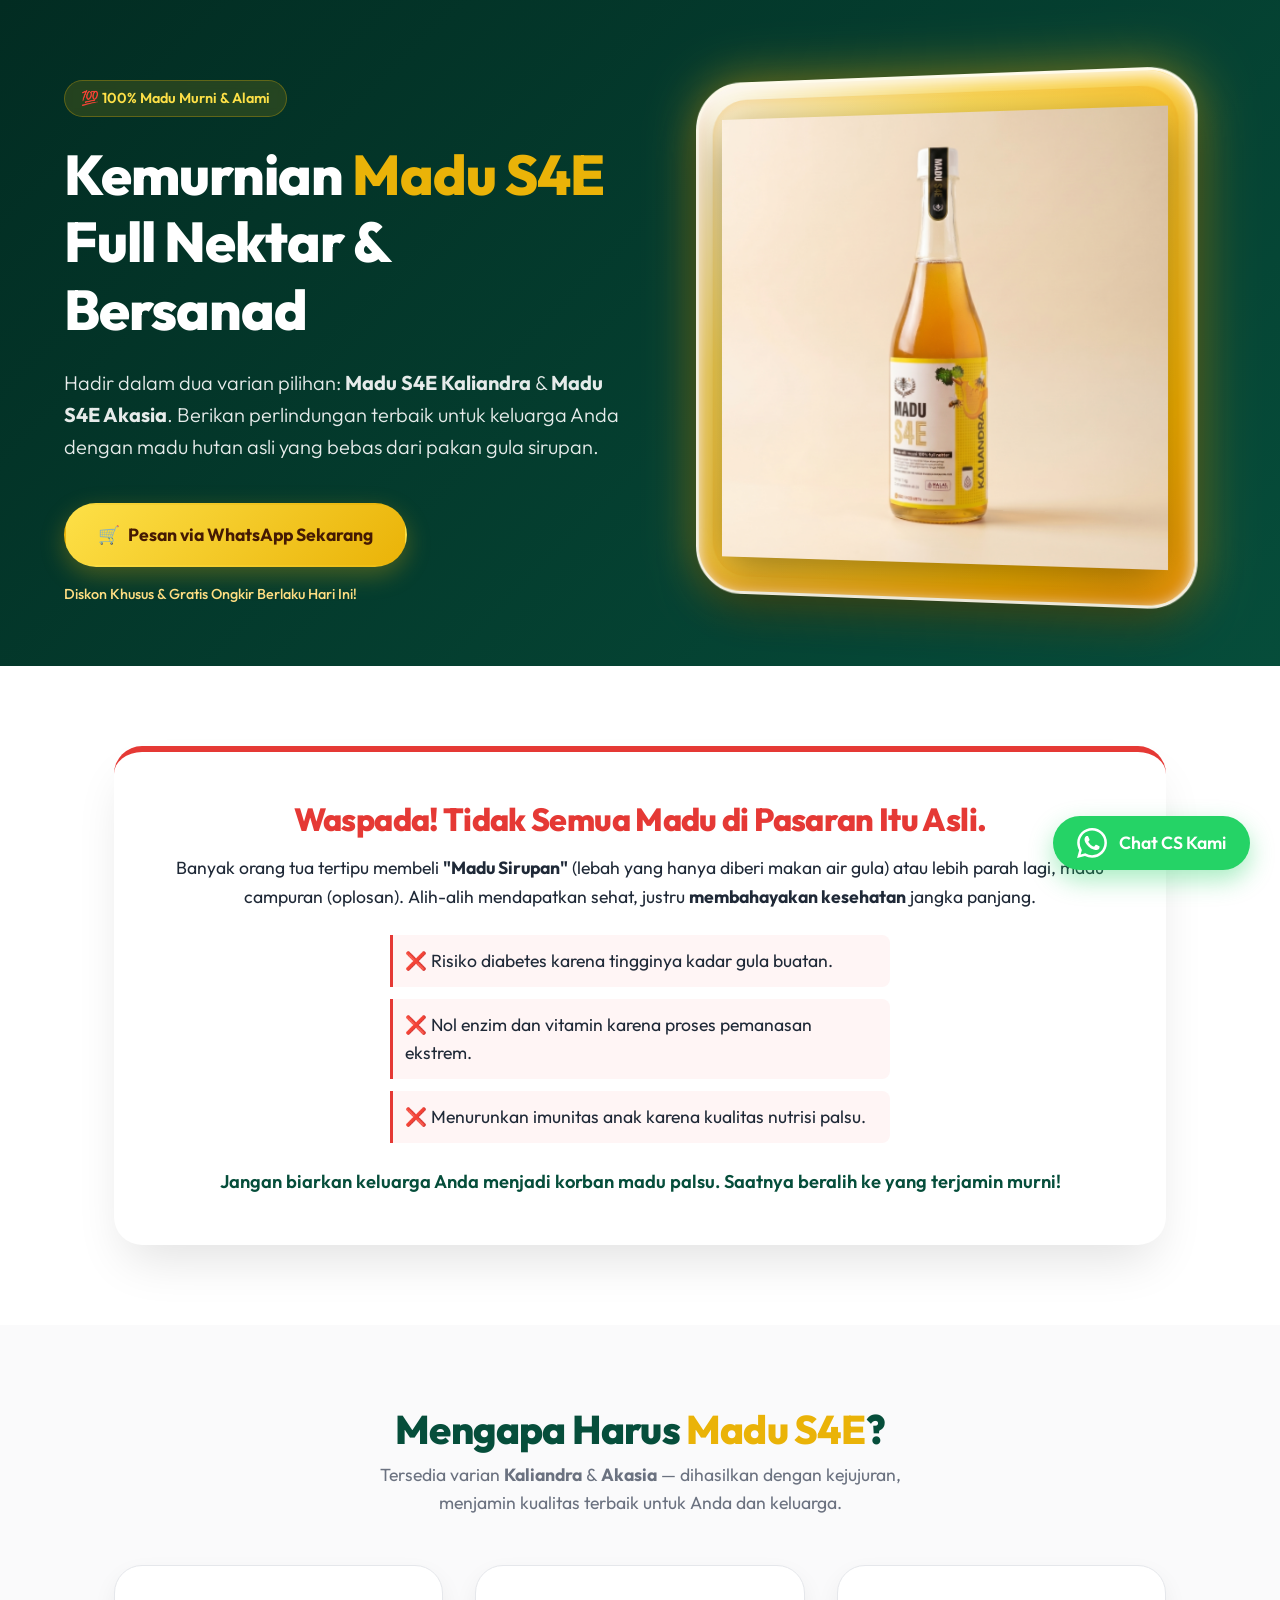
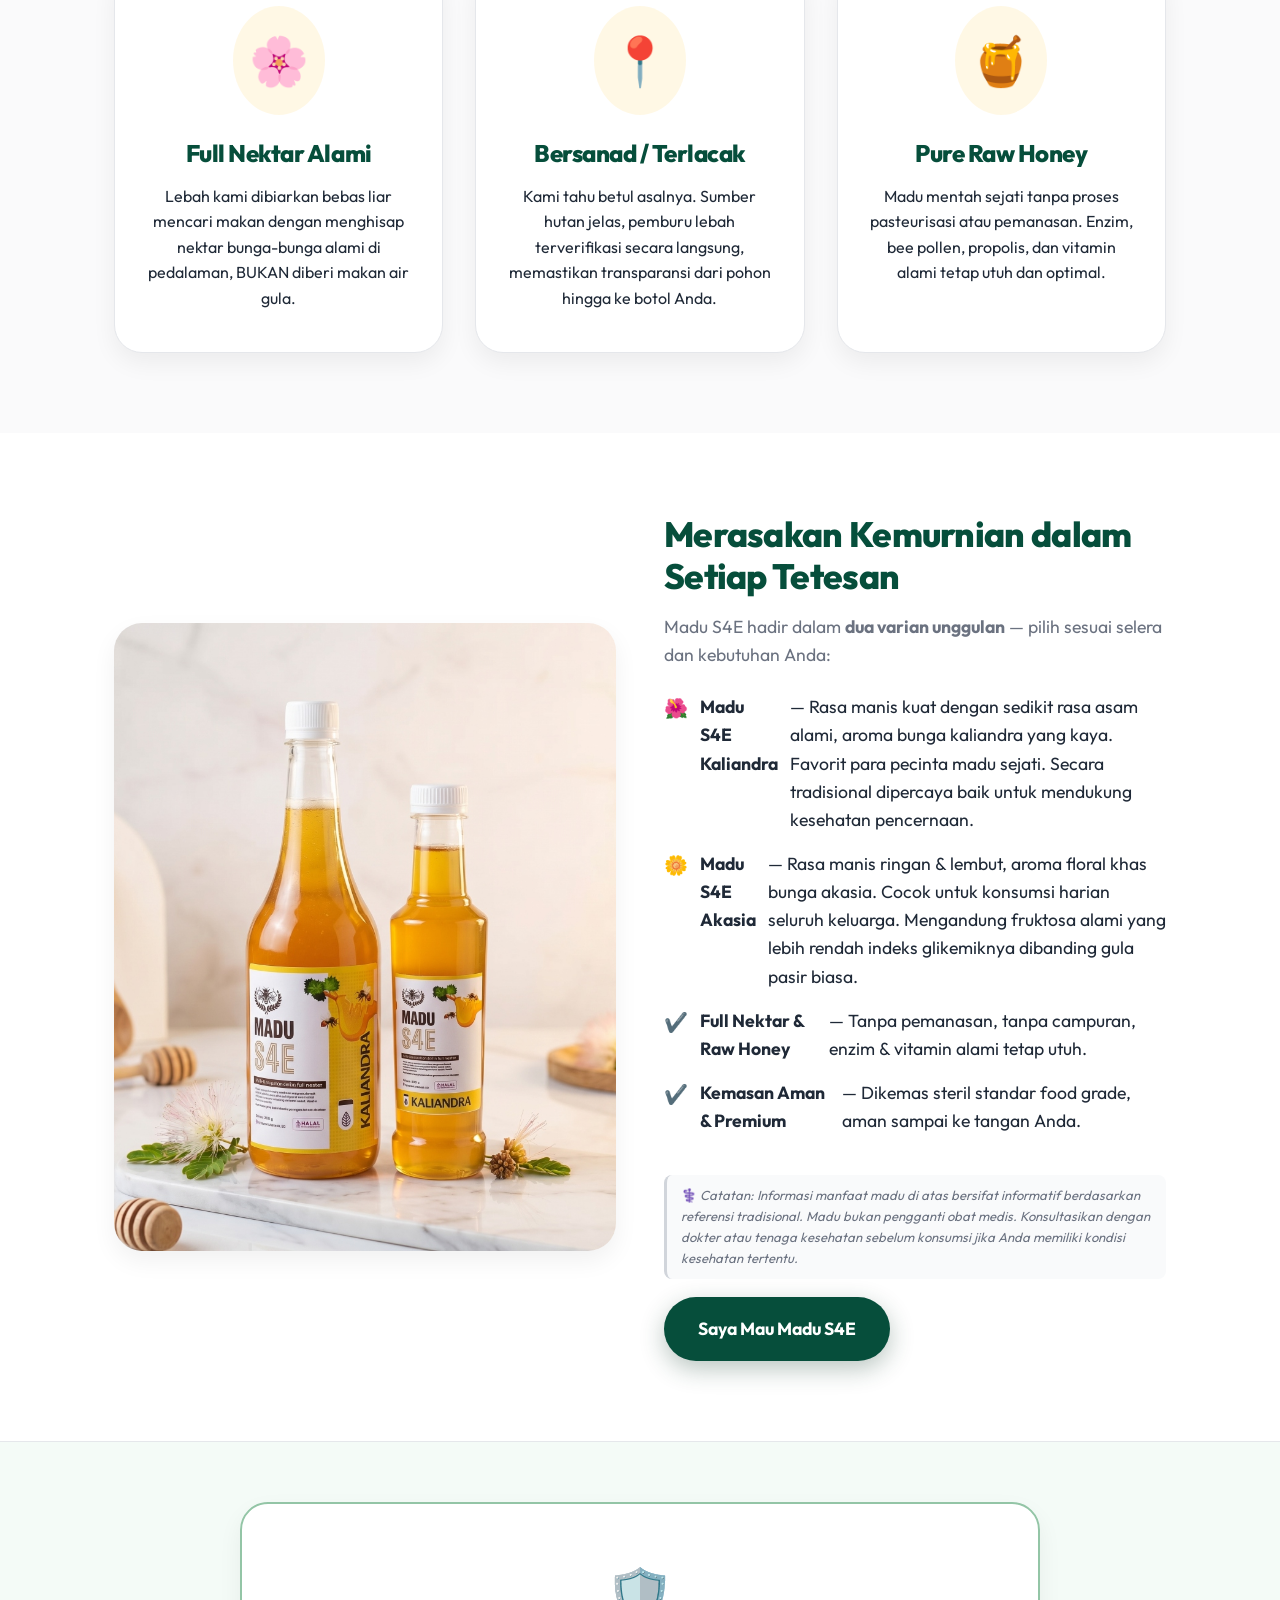
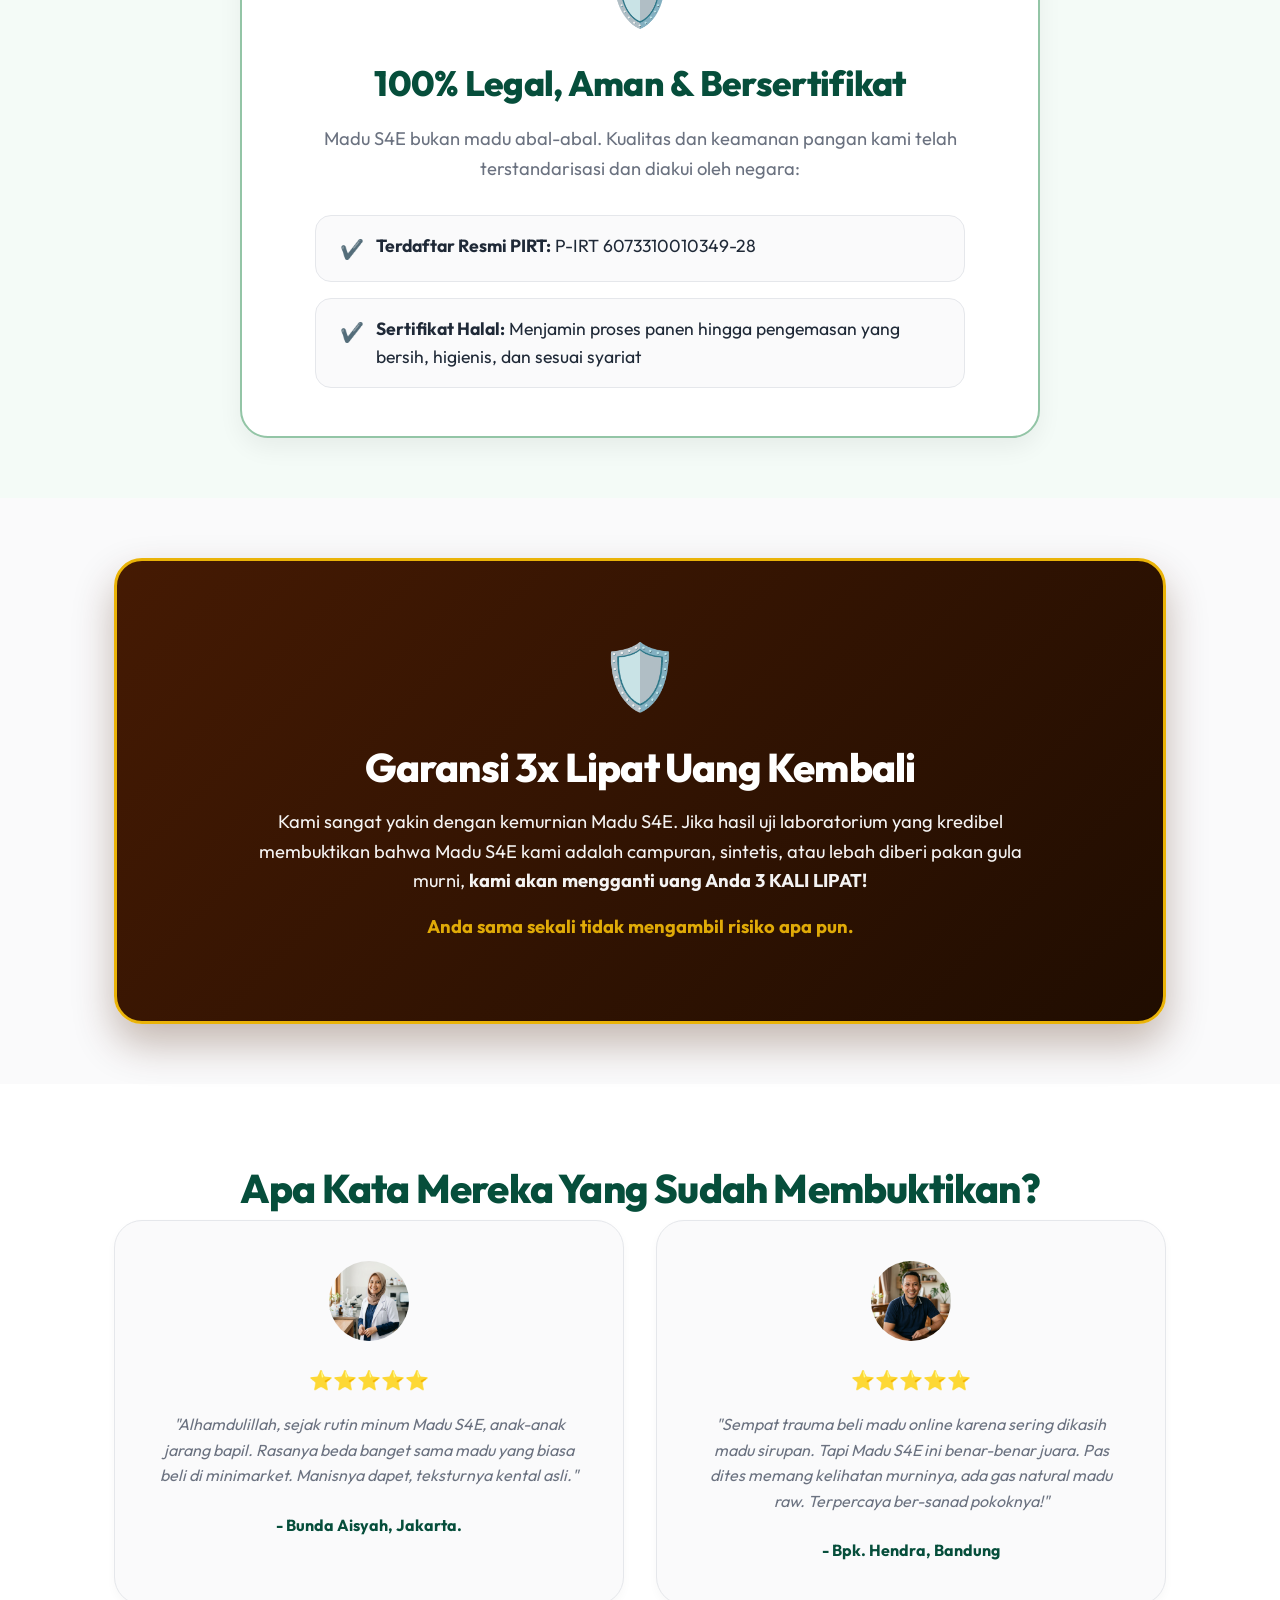
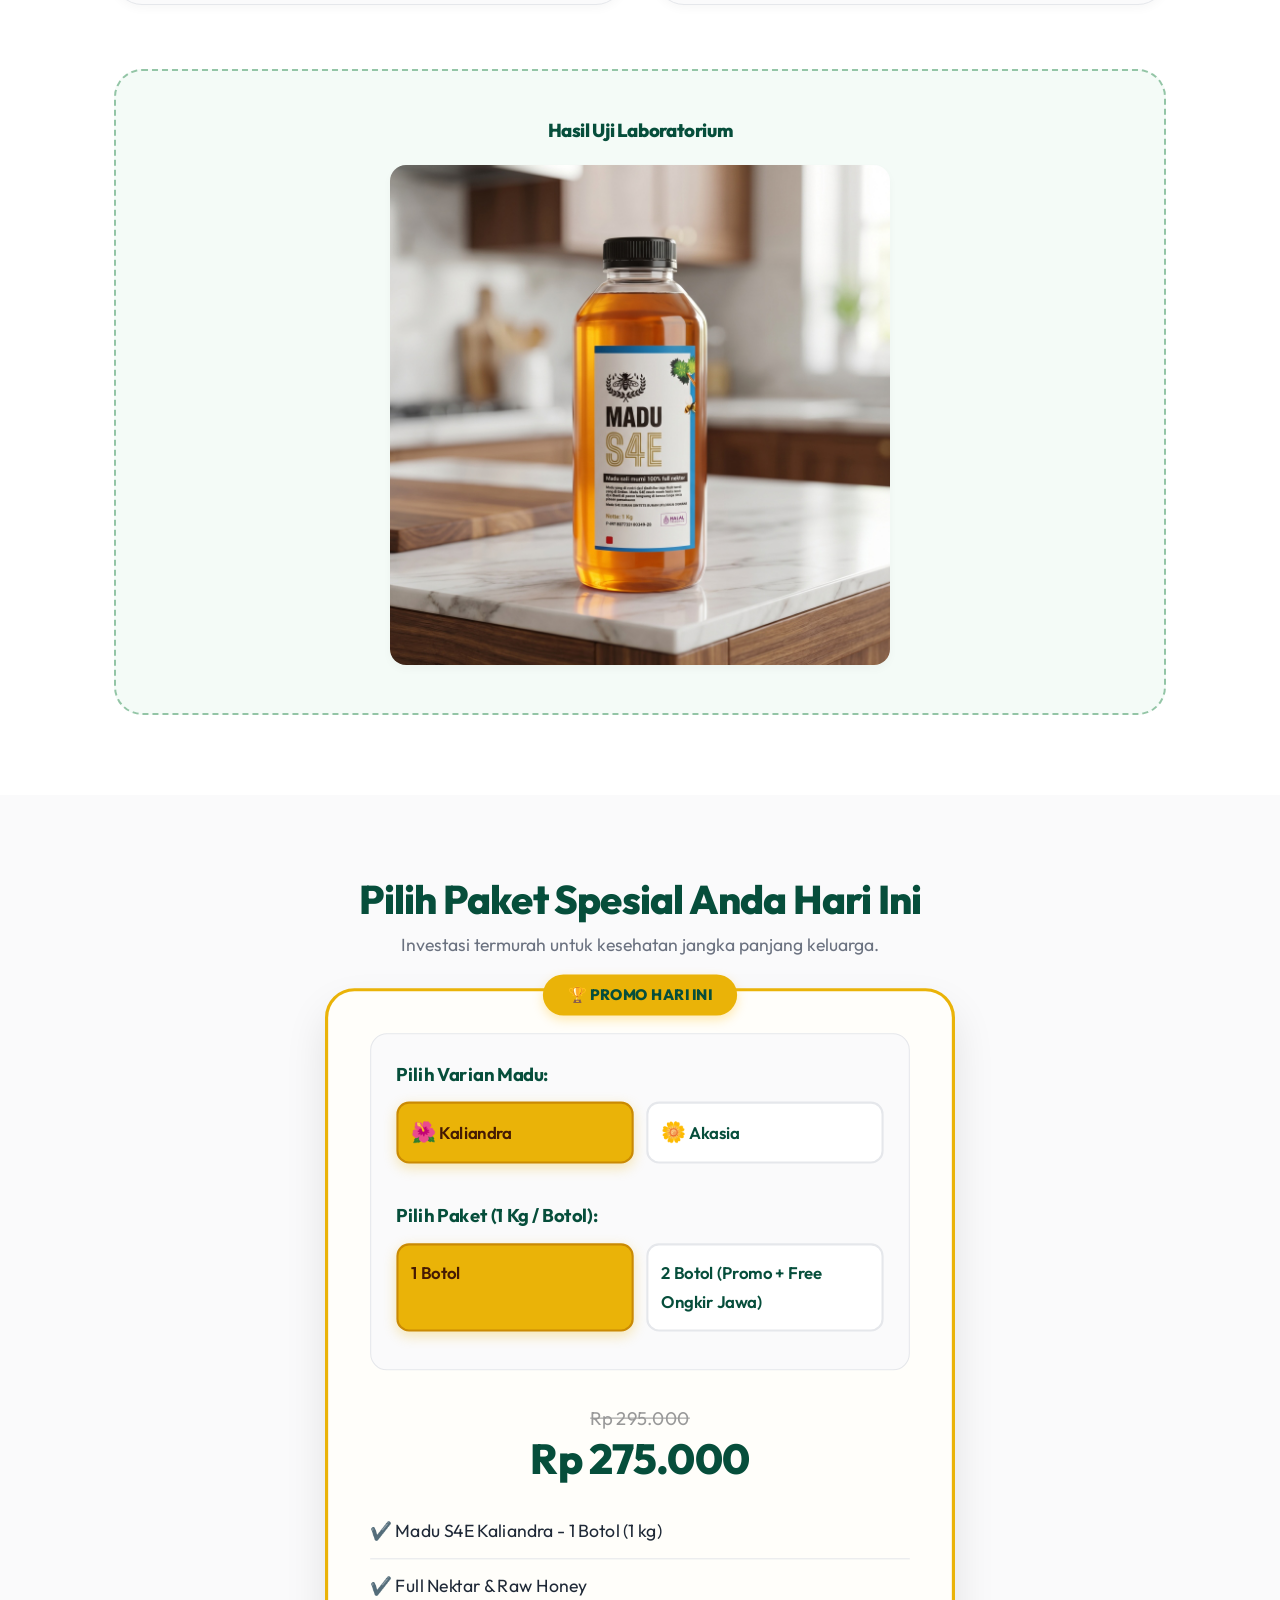
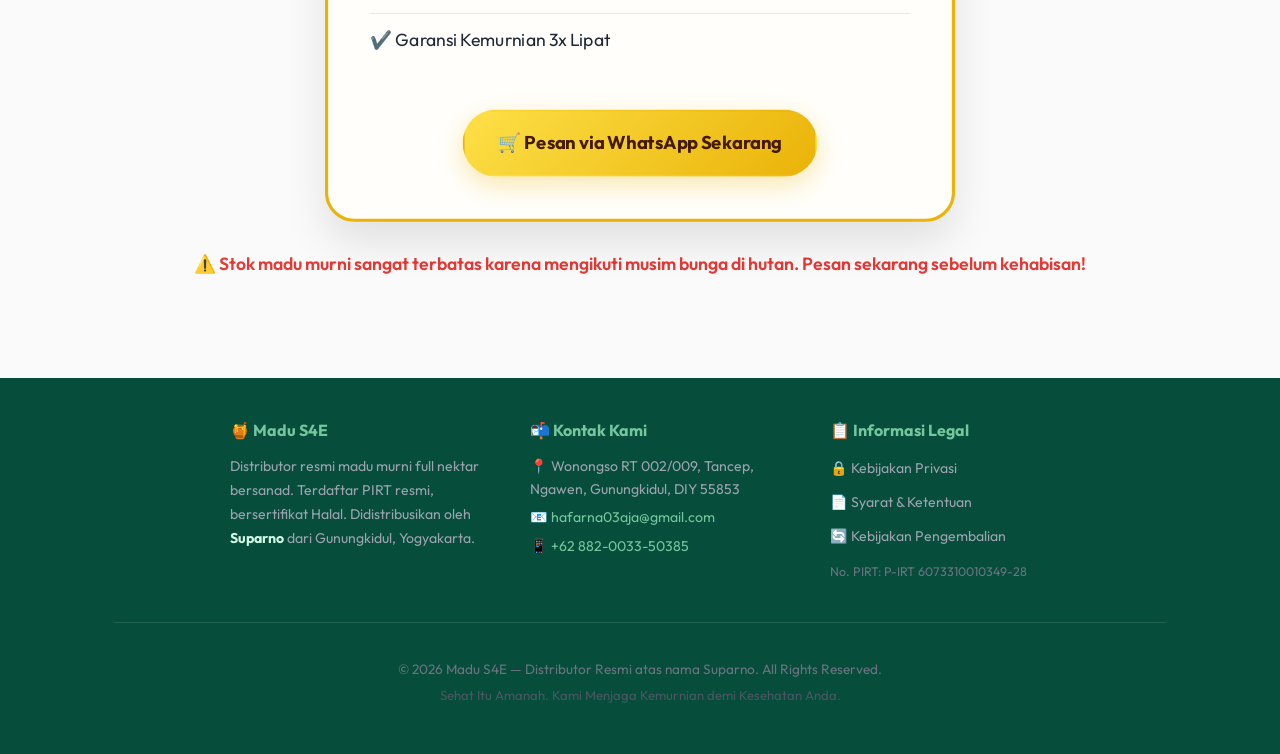
<file: index.html>
<!DOCTYPE html>
<html lang="id">

<head>
    <meta charset="UTF-8">
    <meta name="viewport" content="width=device-width, initial-scale=1.0">
    <title>Madu S4E | Madu Murni 100% Asli Full Nektar, Bersanad.</title>
    <meta name="description"
        content="Madu S4E - Madu murni 100 % asli full nektar tanpa pemanasan, jelas sanadnya. Lindungi keluarga dengan manfaat madu asli, dapatkan Promo Spesial hari ini!">
    <link rel="stylesheet" href="style.css">

    <!-- FB PIXEL & CAPI BASE SCRIPT -->
    <script>
        !function (f, b, e, v, n, t, s) {
            if (f.fbq) return; n = f.fbq = function () {
                n.callMethod ?
                    n.callMethod.apply(n, arguments) : n.queue.push(arguments)
            };
            if (!f._fbq) f._fbq = n; n.push = n; n.loaded = !0; n.version = '2.0';
            n.queue = []; t = b.createElement(e); t.async = !0;
            t.src = v; s = b.getElementsByTagName(e)[0];
            s.parentNode.insertBefore(t, s)
        }(window, document, 'script',
            'https://connect.facebook.net/en_US/fbevents.js');
        fbq('init', '1444907666862432');
        fbq('track', 'PageView');
    </script>
    <noscript><img height="1" width="1" style="display:none"
            src="https://www.facebook.com/tr?id=1444907666862432&ev=PageView&noscript=1" /></noscript>

</head>

<body>

    <!-- HERO SECTION -->
    <header class="hero-section">
        <div class="container hero-layout">
            <div class="hero-content">
                <span class="badge">💯 100% Madu Murni & Alami</span>
                <h1 class="headline">Kemurnian <span class="highlight">Madu S4E</span> Full Nektar & Bersanad</h1>
                <p class="sub-headline">Hadir dalam dua varian pilihan: <strong>Madu S4E Kaliandra</strong> & <strong>Madu
                        S4E
                        Akasia</strong>. Berikan perlindungan terbaik untuk keluarga Anda dengan madu hutan asli yang
                    bebas dari pakan gula sirupan.</p>
                <div class="hero-action">
                    <a href="#pricing" class="btn-cta btn-primary" onclick="trackLead(event, this, 'Hero')">
                        <span class="btn-icon">🛒</span> Pesan via WhatsApp Sekarang
                    </a>
                    <p class="scarcity-text">Diskon Khusus & Gratis Ongkir Berlaku Hari Ini!</p>
                </div>
            </div>
            <div class="hero-image">
                <div class="hero-product-box">
                    <div class="box-glow"></div>
                    <!-- Silakan ganti hero_madu.jpeg dengan nama file produk yang baru di-upload manual -->
                    <img src="hero_madu.jpeg" alt="Madu S4E Premium" class="floating-honey">
                </div>
            </div>
        </div>
        <div class="hero-shape"></div>
    </header>

    <!-- AGITASI SECTION -->
    <section class="agitation-section">
        <div class="container">
            <div class="agitation-card">
                <h2>Waspada! Tidak Semua Madu di Pasaran Itu Asli.</h2>
                <div class="agitation-content">
                    <p class="agitation-intro">Banyak orang tua tertipu membeli <strong>"Madu Sirupan"</strong> (lebah
                        yang hanya diberi makan air gula) atau lebih parah lagi, madu campuran (oplosan). Alih-alih
                        mendapatkan sehat, justru <strong>membahayakan kesehatan</strong> jangka panjang.</p>
                    <ul class="danger-list">
                        <li>❌ Risiko diabetes karena tingginya kadar gula buatan.</li>
                        <li>❌ Nol enzim dan vitamin karena proses pemanasan ekstrem.</li>
                        <li>❌ Menurunkan imunitas anak karena kualitas nutrisi palsu.</li>
                    </ul>
                    <p class="agitation-outro">Jangan biarkan keluarga Anda menjadi korban madu palsu. Saatnya beralih
                        ke yang terjamin murni!</p>
                </div>
            </div>
        </div>
    </section>

    <!-- USP SECTION -->
    <section class="usp-section">
        <div class="container">
            <h2 class="section-title">Mengapa Harus <span class="highlight">Madu S4E</span>?</h2>
            <p class="section-subtitle">Tersedia varian <strong>Kaliandra</strong> & <strong>Akasia</strong> —
                dihasilkan dengan kejujuran, menjamin kualitas terbaik untuk Anda dan keluarga.
            </p>

            <div class="usp-grid">
                <div class="usp-item">
                    <div class="usp-icon">🌸</div>
                    <h3>Full Nektar Alami</h3>
                    <p>Lebah kami dibiarkan bebas liar mencari makan dengan menghisap nektar bunga-bunga alami di
                        pedalaman, BUKAN diberi makan air gula.</p>
                </div>
                <div class="usp-item">
                    <div class="usp-icon">📍</div>
                    <h3>Bersanad / Terlacak</h3>
                    <p>Kami tahu betul asalnya. Sumber hutan jelas, pemburu lebah terverifikasi secara langsung,
                        memastikan transparansi dari pohon hingga ke botol Anda.</p>
                </div>
                <div class="usp-item">
                    <div class="usp-icon">🍯</div>
                    <h3>Pure Raw Honey</h3>
                    <p>Madu mentah sejati tanpa proses pasteurisasi atau pemanasan. Enzim, bee pollen, propolis,
                        dan vitamin alami tetap utuh dan optimal.</p>
                </div>
            </div>
        </div>
    </section>

    <!-- PRODUCT DETAIL SECTION -->
    <section class="product-section">
        <div class="container">
            <div class="product-layout">
                <div class="product-image-placeholder" style="background: none; overflow: hidden;">
                    <img src="gambar_produk.jpg" alt="Produk Madu S4E" loading="lazy">
                </div>
                <div class="product-info">
                    <h2>Merasakan Kemurnian dalam Setiap Tetesan</h2>
                    <p>Madu S4E hadir dalam <strong>dua varian unggulan</strong> — pilih sesuai selera dan kebutuhan
                        Anda:</p>
                    <ul class="product-features">
                        <li><span class="check">🌺</span> <strong>Madu S4E Kaliandra</strong> — Rasa manis kuat dengan
                            sedikit rasa asam alami, aroma bunga kaliandra yang kaya. Favorit para pecinta madu sejati.
                            Secara tradisional dipercaya baik untuk mendukung kesehatan pencernaan.
                        </li>
                        <li><span class="check">🌼</span> <strong>Madu S4E Akasia</strong> — Rasa manis ringan & lembut,
                            aroma floral khas bunga akasia. Cocok untuk konsumsi harian seluruh keluarga.
                            Mengandung fruktosa alami yang lebih rendah indeks glikemiknya dibanding gula pasir biasa.
                        </li>
                        <li><span class="check">✔️</span> <strong>Full Nektar & Raw Honey</strong> — Tanpa pemanasan,
                            tanpa campuran, enzim & vitamin alami tetap utuh.</li>
                        <li><span class="check">✔️</span> <strong>Kemasan Aman & Premium</strong> — Dikemas steril
                            standar food grade, aman sampai ke tangan Anda.</li>
                    </ul>
                    <p
                        style="font-size:0.82rem; color:#6B7280; line-height:1.6; margin-bottom:18px; padding:10px 14px; background:#F9FAFB; border-radius:8px; border-left:3px solid #D1D5DB;">
                        ⚕️ <em>Catatan: Informasi manfaat madu di atas bersifat informatif berdasarkan referensi
                            tradisional. Madu bukan pengganti obat medis. Konsultasikan dengan dokter atau tenaga
                            kesehatan sebelum konsumsi jika Anda memiliki kondisi kesehatan tertentu.</em></p>
                    <a href="#pricing" class="btn-cta btn-secondary" onclick="trackLead(event, this, 'Product')">
                        Saya Mau Madu S4E
                    </a>
                </div>
            </div>
        </div>
    </section>

    <!-- CERTIFICATION SECTION -->
    <section class="certification-section"
        style="background-color: #F4FBF7; padding: 60px 0; border-top: 1px solid #E5E7EB;">
        <div class="container">
            <div class="certification-box"
                style="text-align: center; max-width: 800px; margin: 0 auto; background: var(--white); padding: 48px; border-radius: var(--radius-lg); box-shadow: var(--shadow-md); border: 2px solid #93C5A6;">
                <div class="certification-icon" style="font-size: 3.5rem; margin-bottom: 20px;">🛡️</div>
                <h2 style="color: var(--dark-green); font-size: 2.2rem; margin-bottom: 20px;">100% Legal, Aman &
                    Bersertifikat</h2>
                <p style="color: var(--text-muted); font-size: 1.15rem; margin-bottom: 32px; line-height: 1.6;">Madu S4E
                    bukan madu abal-abal. Kualitas dan keamanan pangan kami telah terstandarisasi dan diakui oleh
                    negara:</p>

                <div
                    style="text-align: left; max-width: 650px; margin: 0 auto; display: flex; flex-direction: column; gap: 16px;">
                    <div
                        style="display: flex; align-items: flex-start; gap: 12px; background: var(--bg-light); padding: 16px 24px; border-radius: var(--radius-md); border: 1px solid var(--border-color);">
                        <span style="color: var(--dark-green); font-size: 1.2rem; margin-top: 2px;">✔️</span>
                        <p style="margin: 0; font-size: 1.1rem; color: var(--text-dark);"><strong>Terdaftar Resmi
                                PIRT:</strong> P-IRT 6073310010349-28</p>
                    </div>
                    <div
                        style="display: flex; align-items: flex-start; gap: 12px; background: var(--bg-light); padding: 16px 24px; border-radius: var(--radius-md); border: 1px solid var(--border-color);">
                        <span style="color: var(--dark-green); font-size: 1.2rem; margin-top: 2px;">✔️</span>
                        <p style="margin: 0; font-size: 1.1rem; color: var(--text-dark);"><strong>Sertifikat
                                Halal:</strong> Menjamin proses panen hingga pengemasan yang bersih, higienis, dan
                            sesuai syariat</p>
                    </div>
                </div>
            </div>
        </div>
    </section>

    <!-- GUARANTEE SECTION -->
    <section class="guarantee-section">
        <div class="container">
            <div class="guarantee-box">
                <div class="guarantee-icon">🛡️</div>
                <h2>Garansi 3x Lipat Uang Kembali</h2>
                <p>Kami sangat yakin dengan kemurnian Madu S4E. Jika hasil uji laboratorium yang kredibel membuktikan
                    bahwa Madu S4E kami adalah campuran, sintetis, atau lebah diberi pakan gula murni, <strong>kami akan
                        mengganti uang Anda 3 KALI LIPAT!</strong></p>
                <p class="guarantee-note">Anda sama sekali tidak mengambil risiko apa pun.</p>
            </div>
        </div>
    </section>

    <!-- SOCIAL PROOF SECTION -->
    <section class="social-proof-section">
        <div class="container">
            <h2 class="section-title">Apa Kata Mereka Yang Sudah Membuktikan?</h2>

            <div class="testimonials-grid">
                <!-- Testimonial 1 -->
                <div class="testimonial-card">
                    <div class="testi-image-placeholder" style="overflow: hidden; background: none;">
                        <img src="testi1.png" alt="Bunda Aisyah" loading="lazy">
                    </div>
                    <div class="stars">⭐⭐⭐⭐⭐</div>
                    <p class="testi-text">"Alhamdulillah, sejak rutin minum Madu S4E, anak-anak jarang bapil. Rasanya
                        beda banget sama madu yang biasa beli di minimarket. Manisnya dapet, teksturnya kental asli."
                    </p>
                    <p class="testi-name">- Bunda Aisyah, Jakarta.</p>
                </div>
                <!-- Testimonial 2 -->
                <div class="testimonial-card">
                    <div class="testi-image-placeholder" style="overflow: hidden; background: none;">
                        <img src="testi2.png" alt="Bpk. Hendra" loading="lazy">
                    </div>
                    <div class="stars">⭐⭐⭐⭐⭐</div>
                    <p class="testi-text">"Sempat trauma beli madu online karena sering dikasih madu sirupan. Tapi Madu
                        S4E ini benar-benar juara. Pas dites memang kelihatan murninya, ada gas natural madu raw.
                        Terpercaya ber-sanad pokoknya!"</p>
                    <p class="testi-name">- Bpk. Hendra, Bandung</p>
                </div>
            </div>

            <div class="lab-proof-wrapper">
                <h3>Hasil Uji Laboratorium</h3>
                <div class="lab-image-placeholder" style="background: none; height: auto; overflow: hidden;">
                    <img src="gambar_lab.jpg" alt="Hasil Uji Laboratorium" loading="lazy">
                </div>
            </div>
        </div>
    </section>

    <!-- PRICING SECTION -->
    <section id="pricing" class="pricing-section">
        <div class="container">
            <h2 class="section-title">Pilih Paket Spesial Anda Hari Ini</h2>
            <p class="section-subtitle">Investasi termurah untuk kesehatan jangka panjang keluarga.</p>

            <div class="pricing-calculator">
                <div class="pricing-card best-seller calculator-card">
                    <div class="best-seller-badge">🏆 PROMO HARI INI</div>

                    <div class="calculator-form">
                        <div class="form-group">
                            <label>Pilih Varian Madu:</label>
                            <div class="options-grid variant-options">
                                <label class="option-btn active" data-variant="kaliandra">
                                    <input type="radio" name="variant" value="kaliandra" checked style="display:none;">
                                    <span class="option-icon">🌺</span>
                                    <span class="option-name">Kaliandra</span>
                                </label>
                                <label class="option-btn" data-variant="akasia">
                                    <input type="radio" name="variant" value="akasia" style="display:none;">
                                    <span class="option-icon">🌼</span>
                                    <span class="option-name">Akasia</span>
                                </label>
                            </div>
                        </div>

                        <div class="form-group">
                            <label>Pilih Paket (1 Kg / Botol):</label>
                            <div class="options-grid package-options">
                                <label class="option-btn active" data-package="1">
                                    <input type="radio" name="package" value="1" checked style="display:none;">
                                    <span class="option-name">1 Botol</span>
                                </label>
                                <label class="option-btn" data-package="2">
                                    <input type="radio" name="package" value="2" style="display:none;">
                                    <span class="option-name">2 Botol (Promo + Free Ongkir Jawa)</span>
                                </label>
                            </div>
                        </div>
                    </div>

                    <div class="pricing-price" id="dynamic-price-display">
                        <span class="strike" id="price-strike">Rp 295.000</span>
                        <h2><span id="price-main">Rp 275.000</span></h2>
                    </div>

                    <ul class="pricing-features">
                        <li>✔️ <span id="feature-desc">Madu S4E Kaliandra - 1 Botol (1 kg)</span></li>
                        <li>✔️ Full Nektar & Raw Honey</li>
                        <li>✔️ Garansi Kemurnian 3x Lipat</li>
                    </ul>

                    <a href="#" id="wa-checkout-btn" target="_blank" class="btn-cta btn-primary pulse-animation"
                        onclick="trackLead(event, this, 'Pricing Dynamic')">
                        🛒 Pesan via WhatsApp Sekarang
                    </a>
                </div>
            </div>
            <p class="stock-warning">⚠️ Stok madu murni sangat terbatas karena mengikuti musim bunga di hutan. Pesan
                sekarang sebelum kehabisan!</p>
        </div>
    </section>

    <!-- FOOTER -->
    <footer class="footer-section">
        <div class="container">
            <!-- Footer Info Grid -->
            <div
                style="display:flex; flex-wrap:wrap; gap:40px; justify-content:center; text-align:left; margin-bottom:36px; padding-bottom:32px; border-bottom:1px solid rgba(255,255,255,0.1);">

                <!-- Tentang Kami -->
                <div style="min-width:200px; flex:1; max-width:260px;">
                    <h4 style="color:#74C69D; font-size:1rem; margin-bottom:12px;">🍯 Madu S4E</h4>
                    <p style="font-size:0.88rem; color:#9CA3AF; line-height:1.7; margin:0;">Distributor resmi madu murni
                        full nektar bersanad. Terdaftar PIRT resmi, bersertifikat Halal. Didistribusikan oleh <strong
                            style="color:#D1FAE5;">Suparno</strong> dari Gunungkidul, Yogyakarta.</p>
                </div>

                <!-- Kontak Kami -->
                <div style="min-width:200px; flex:1; max-width:260px;">
                    <h4 style="color:#74C69D; font-size:1rem; margin-bottom:12px;">📬 Kontak Kami</h4>
                    <p style="font-size:0.88rem; color:#9CA3AF; margin-bottom:6px;">📍 Wonongso RT 002/009, Tancep,
                        Ngawen, Gunungkidul, DIY 55853</p>
                    <p style="font-size:0.88rem; color:#9CA3AF; margin-bottom:6px;">📧 <a
                            href="mailto:hafarna03aja@gmail.com" style="color:#74C69D;">hafarna03aja@gmail.com</a></p>
                    <p style="font-size:0.88rem; color:#9CA3AF; margin-bottom:0;">📱 <a
                            href="https://wa.me/62882003350385?text=Titik%20lokasi%20kami%20ada%20di%20*Ngawen%2C%20Gunungkidul*.%20Kami%20adalah%20distributor%20resmi%20Madu%20S4E%20yang%20menjamin%20kemurnian%20dan%20kualitas%20madu%20tetap%20terjaga.%0A%0AApakah%20Kakak%20ada%20rencana%20mampir%20langsung%20ke%20lokasi%20atau%20ingin%20dikirim%20via%20paket%20saja%3F" target="_blank" style="color:#74C69D;">+62
                            882-0033-50385</a></p>
                </div>

                <!-- Navigasi Legal -->
                <div style="min-width:180px; flex:1; max-width:220px;">
                    <h4 style="color:#74C69D; font-size:1rem; margin-bottom:12px;">📋 Informasi Legal</h4>
                    <ul style="list-style:none; padding:0; margin:0;">
                        <li style="margin-bottom:8px;"><a href="privacy-policy.html"
                                style="color:#9CA3AF; text-decoration:none; font-size:0.88rem;"
                                onmouseover="this.style.color='#74C69D'" onmouseout="this.style.color='#9CA3AF'">🔒
                                Kebijakan Privasi</a></li>
                        <li style="margin-bottom:8px;"><a href="syarat-ketentuan.html"
                                style="color:#9CA3AF; text-decoration:none; font-size:0.88rem;"
                                onmouseover="this.style.color='#74C69D'" onmouseout="this.style.color='#9CA3AF'">📄
                                Syarat &amp; Ketentuan</a></li>
                        <li style="margin-bottom:8px;"><a href="kebijakan-pengembalian.html"
                                style="color:#9CA3AF; text-decoration:none; font-size:0.88rem;"
                                onmouseover="this.style.color='#74C69D'" onmouseout="this.style.color='#9CA3AF'">🔄
                                Kebijakan Pengembalian</a></li>
                    </ul>
                    <p style="margin-top:14px; font-size:0.78rem; color:#6B7280;">No. PIRT: P-IRT 6073310010349-28</p>
                </div>
            </div>

            <!-- Copyright -->
            <p style="font-size:0.85rem; color:#6B7280; margin-bottom:4px;">&copy; 2026 Madu S4E — Distributor Resmi
                atas nama Suparno. All Rights Reserved.</p>
            <p style="font-size:0.82rem; color:#4B5563;">Sehat Itu Amanah. Kami Menjaga Kemurnian demi Kesehatan Anda.
            </p>
        </div>
    </footer>

    <!-- STICKY WHATSAPP BUTTON -->
    <a href="https://wa.me/62882003350385?text=Halo%20Admin%2C%20saya%20ingin%20tahu%20lebih%20lanjut%20tentang%20Madu%20S4E."
        target="_blank" class="sticky-wa" onclick="trackLead(event, this, 'Sticky WA')">
        <svg xmlns="http://www.w3.org/2000/svg" viewBox="0 0 24 24" fill="#ffffff" width="30" height="30">
            <path
                d="M17.472 14.382c-.297-.149-1.758-.867-2.03-.967-.273-.099-.471-.148-.67.15-.197.297-.767.966-.94 1.164-.173.199-.347.223-.644.075-.297-.15-1.255-.463-2.39-1.475-.888-.788-1.487-1.761-1.66-2.059-.173-.297-.018-.458.13-.606.134-.133.298-.347.446-.52.149-.174.198-.298.298-.497.099-.198.05-.371-.025-.52-.075-.149-.669-1.612-.916-2.207-.242-.579-.487-.5-.669-.51l-.57-.01c-.198 0-.52.074-.792.347-.272.273-1.04 1.016-1.04 2.479 0 1.462 1.065 2.875 1.213 3.074.149.198 2.096 3.2 5.077 4.487.709.306 1.262.489 1.694.625.712.227 1.36.195 1.871.118.571-.085 1.758-.719 2.006-1.413.248-.694.248-1.289.173-1.413-.074-.124-.272-.198-.57-.347m-5.421 7.403h-.004a9.87 9.87 0 01-5.031-1.378l-.361-.214-3.741.982.998-3.648-.235-.374a9.86 9.86 0 01-1.51-5.26c.001-5.45 4.436-9.884 9.888-9.884 2.64 0 5.122 1.03 6.988 2.898a9.825 9.825 0 012.893 6.994c-.003 5.45-4.437 9.884-9.885 9.884m8.413-18.297A11.815 11.815 0 0012.05 0C5.495 0 .16 5.335.157 11.892c0 2.096.547 4.142 1.588 5.945L.057 24l6.305-1.654a11.882 11.882 0 005.683 1.448h.005c6.554 0 11.89-5.335 11.893-11.893a11.821 11.821 0 00-3.48-8.413z" />
        </svg>
        <span>Chat CS Kami</span>
    </a>

    <!-- CUSTOM JS SCRIPT PLACEHOLDER -->
    <script>
        // Membuat Custom Hook untuk Tracking CTAs (FB Pixel / CAPI / Google Analytics)
        function generateEventId() {
            // Menghasilkan ID unik untuk deduplikasi CAPI vs Pixel (Penting!)
            return 'event_' + new Date().getTime() + '_' + Math.random().toString(36).substr(2, 9);
        }

        function trackLead(event, element, buttonName) {
            console.log("CTA Clicked: " + buttonName);
            const eventId = generateEventId();

            // 1. Kirim ke Meta Pixel (Browser-side)
            if (typeof fbq === 'function') {
                fbq('track', 'Contact', {
                    content_name: 'Madu S4E Lead',
                    content_category: buttonName
                }, { eventID: eventId });
            }

            // 2. Kirim ke CAPI Worker
            const WORKER_URL = 'https://madu-sae-capi.sedekahmudahgk.workers.dev';

            fetch(WORKER_URL, {
                method: 'POST',
                headers: { 'Content-Type': 'application/json' },
                body: JSON.stringify({
                    eventName: 'Contact',
                    eventId: eventId,
                    buttonName: buttonName,
                    sourceUrl: window.location.href
                })
            }).then(res => {
                console.log("CAPI Event dikirim: ", eventId);
            }).catch(err => console.error("CAPI Error:", err));

            // 3. Kirim ke n8n Lead Tracker via Worker proxy (hindari CORS)
            fetch(WORKER_URL + '/lead', {
                method: 'POST',
                headers: { 'Content-Type': 'application/json' },
                body: JSON.stringify({
                    event_id: eventId,
                    button_name: buttonName,
                    source_url: window.location.href,
                    referrer: document.referrer || 'direct',
                    timestamp: new Date().toISOString()
                })
            }).catch(err => console.error("Lead Tracker Error:", err));

        }

        // --- Dynamic Pricing Logic ---
        const pricingData = {
            kaliandra: {
                name: "Madu S4E Kaliandra",
                prices: {
                    "1": { price: 275000, strike: 295000, desc: "1 Botol (1 kg)" },
                    "2": { price: 520000, strike: 550000, desc: "2 Botol (2 kg) + Free Ongkir P. Jawa" }
                }
            },
            akasia: {
                name: "Madu S4E Akasia",
                prices: {
                    "1": { price: 175000, strike: 195000, desc: "1 Botol (1 kg)" },
                    "2": { price: 330000, strike: 350000, desc: "2 Botol (2 kg) + Free Ongkir P. Jawa" }
                }
            }
        };

        const formatRupiah = (number) => {
            return new Intl.NumberFormat('id-ID', { style: 'currency', currency: 'IDR', minimumFractionDigits: 0 }).format(number);
        };

        function updatePricing() {
            const variantInput = document.querySelector('input[name="variant"]:checked');
            const packageInput = document.querySelector('input[name="package"]:checked');

            if (!variantInput || !packageInput) return;

            const variant = variantInput.value;
            const pkg = packageInput.value;

            const data = pricingData[variant].prices[pkg];
            const variantName = pricingData[variant].name;

            document.getElementById('price-strike').innerText = formatRupiah(data.strike);
            document.getElementById('price-main').innerText = formatRupiah(data.price);
            document.getElementById('feature-desc').innerText = `${variantName} - ${data.desc}`;

            // Update WA Link
            const phone = "62882003350385";
            const text = `Halo Admin, saya mau pesan ${variantName} Paket ${data.desc} dengan harga ${formatRupiah(data.price)}.`;
            const waLink = `https://wa.me/${phone}?text=${encodeURIComponent(text)}`;

            document.getElementById('wa-checkout-btn').href = waLink;
        }

        // Add Event Listeners to Radio Buttons
        document.querySelectorAll('input[type=radio][name=variant]').forEach(radio => {
            radio.addEventListener('change', function () {
                document.querySelectorAll('.variant-options .option-btn').forEach(lbl => lbl.classList.remove('active'));
                this.closest('.option-btn').classList.add('active');
                updatePricing();
            });
        });

        document.querySelectorAll('input[type=radio][name=package]').forEach(radio => {
            radio.addEventListener('change', function () {
                document.querySelectorAll('.package-options .option-btn').forEach(lbl => lbl.classList.remove('active'));
                this.closest('.option-btn').classList.add('active');
                updatePricing();
            });
        });

        // Initialize Pricing
        document.addEventListener('DOMContentLoaded', updatePricing);
    </script>
</body>

</html>
</file>
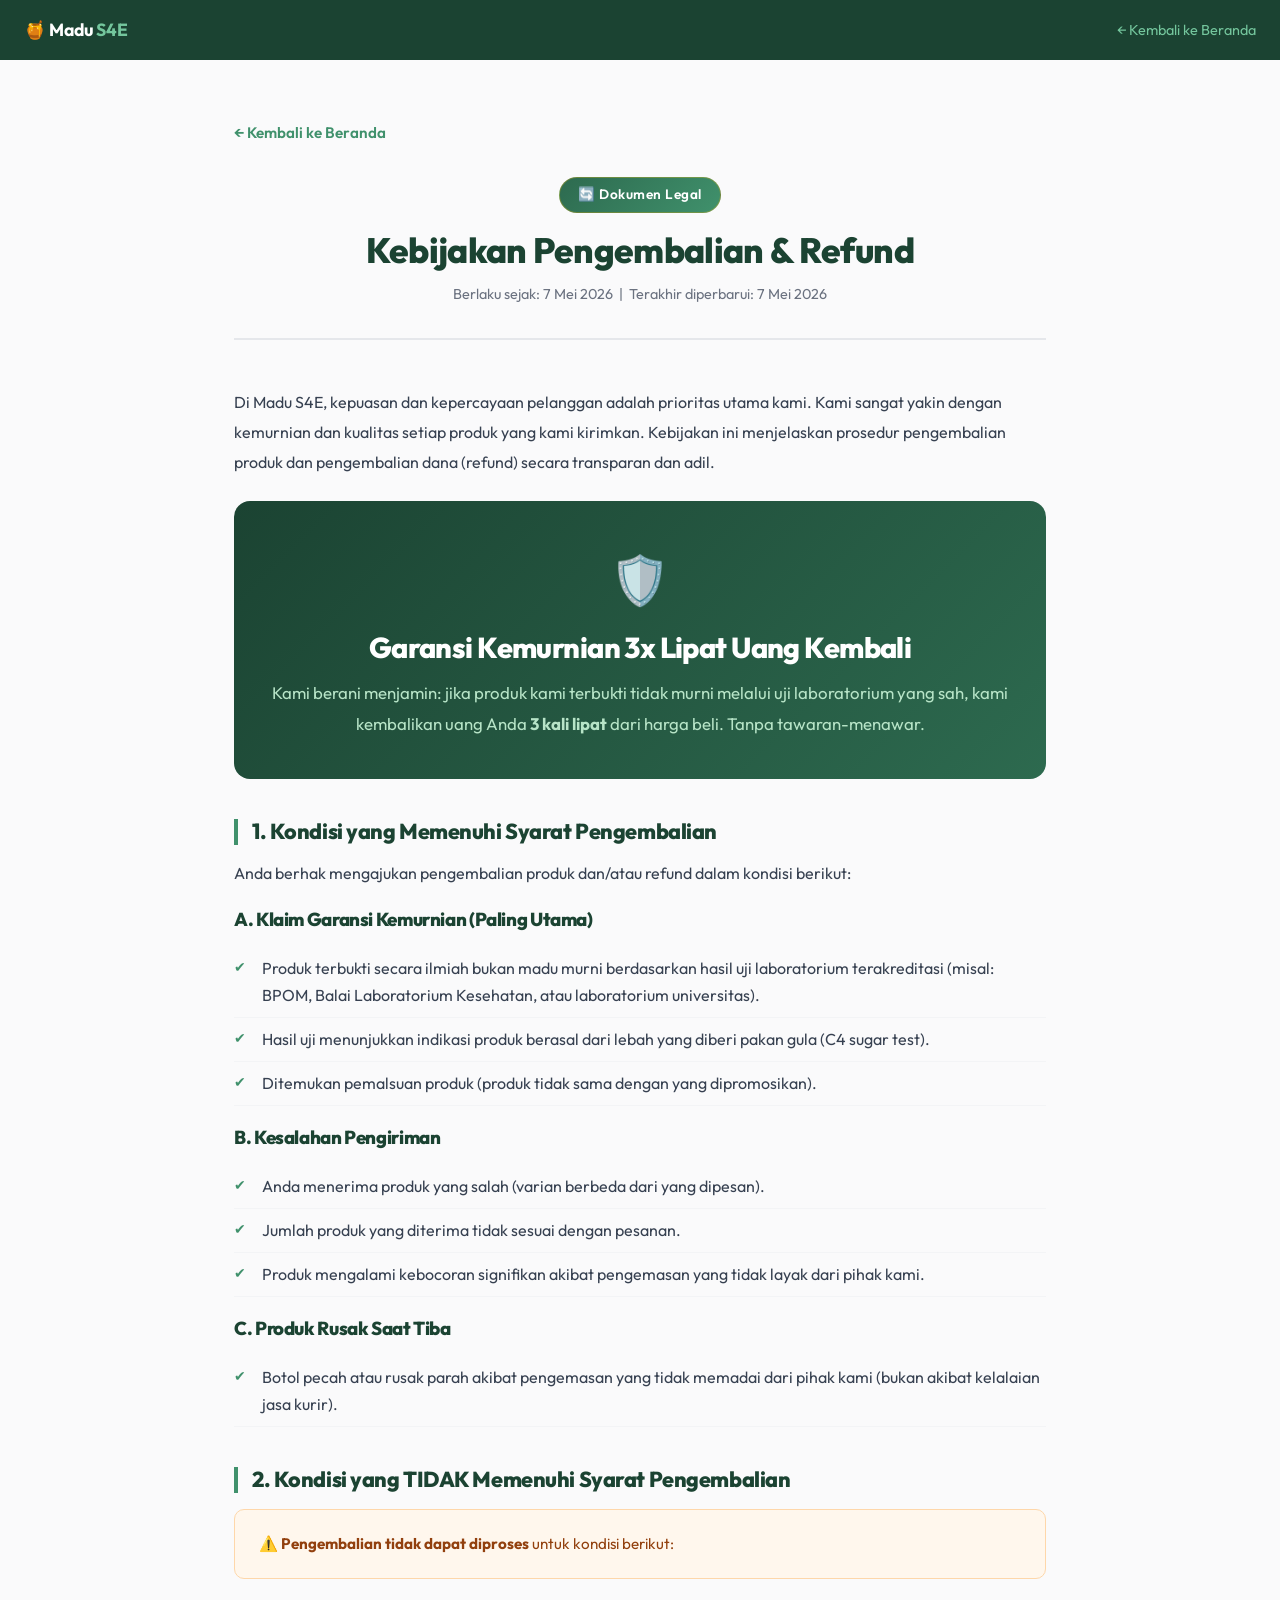
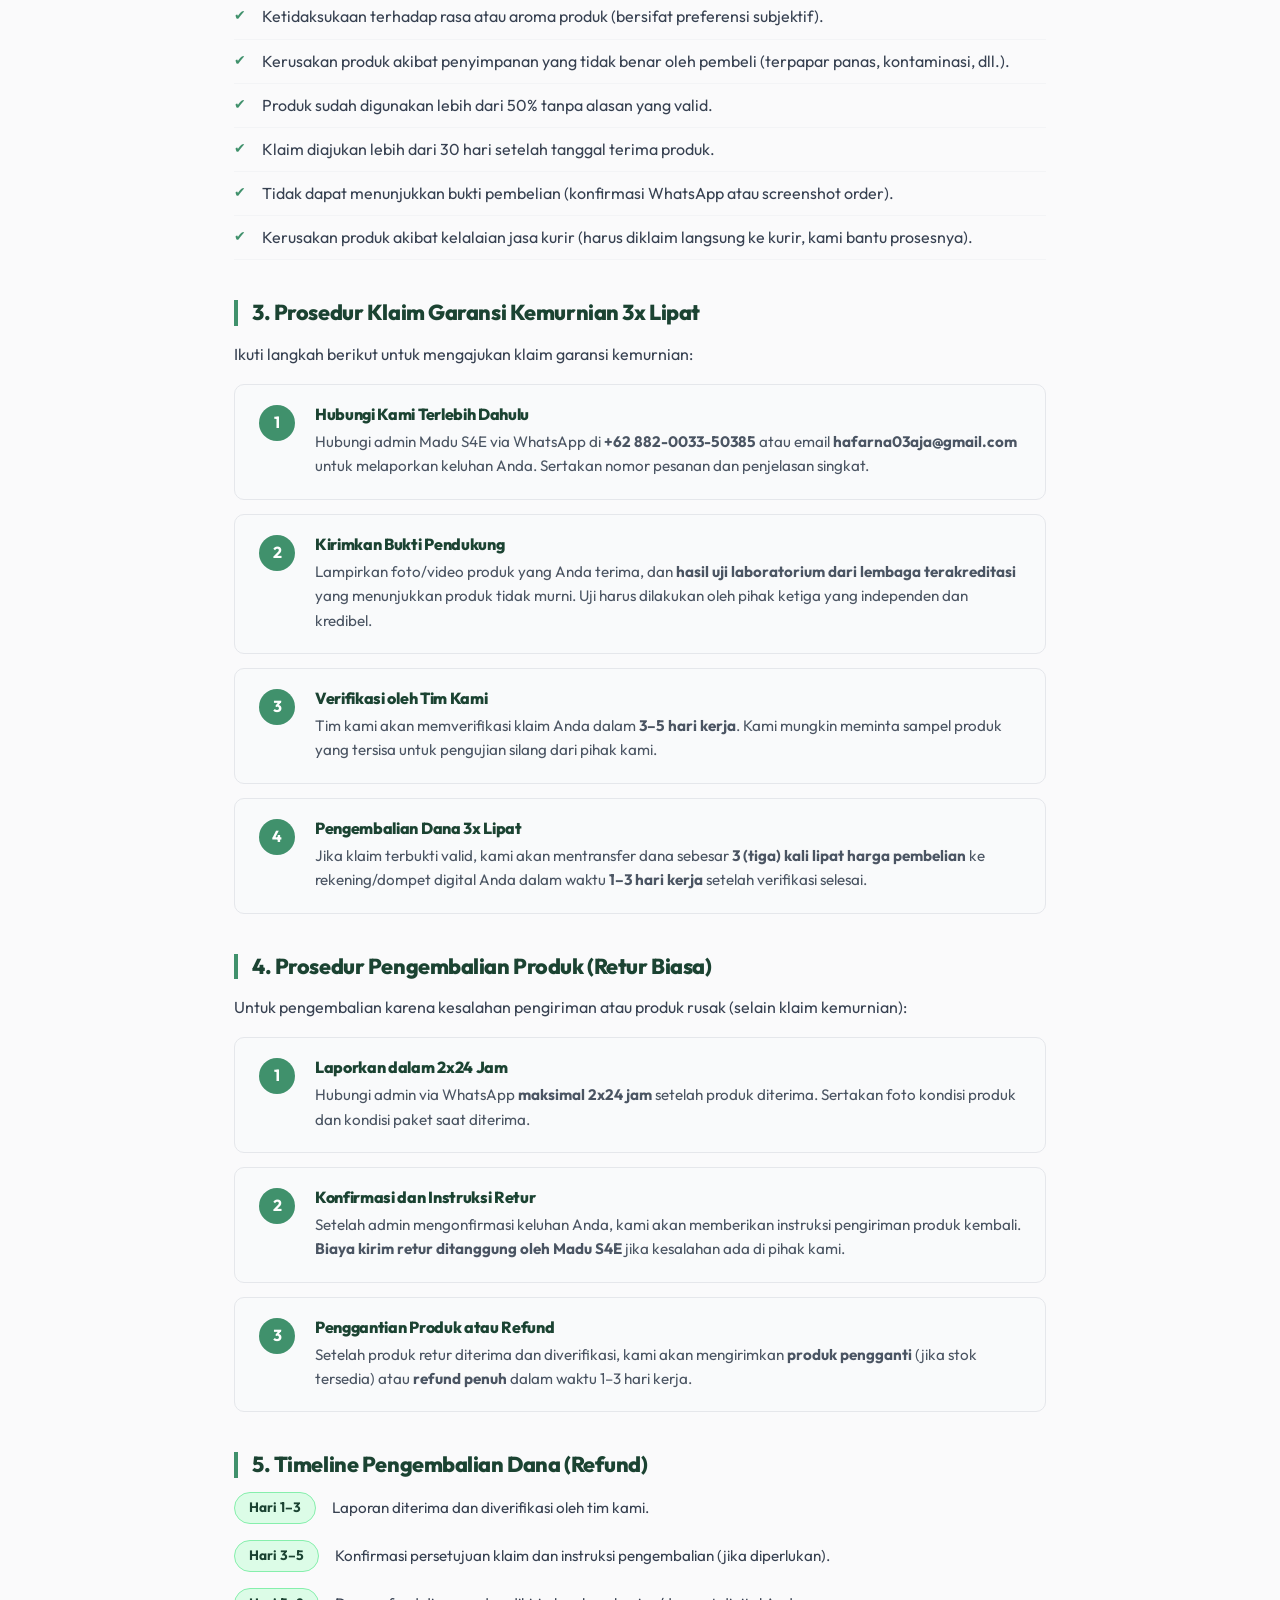
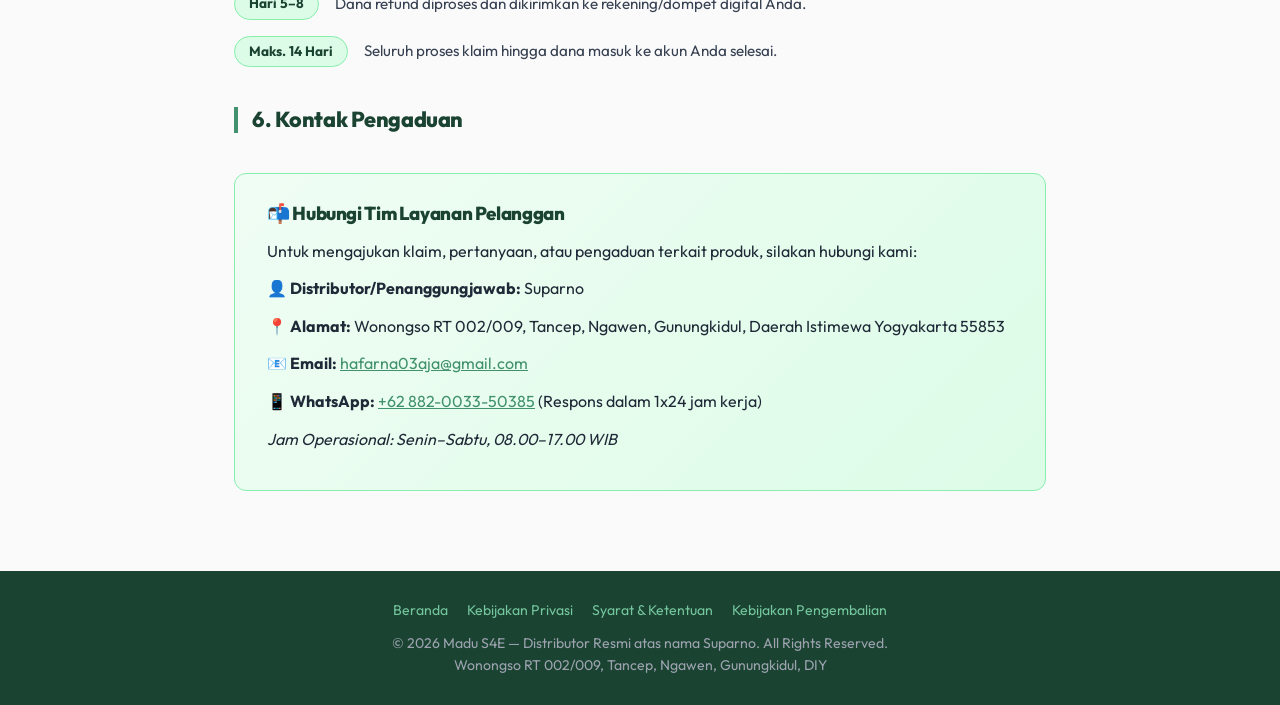
<file: kebijakan-pengembalian.html>
<!DOCTYPE html>
<html lang="id">

<head>
    <meta charset="UTF-8">
    <meta name="viewport" content="width=device-width, initial-scale=1.0">
    <title>Kebijakan Pengembalian & Refund | Madu S4E</title>
    <meta name="description" content="Kebijakan Pengembalian dan Refund Madu S4E - Prosedur klaim garansi kemurnian 3x lipat, retur produk, dan kebijakan pengembalian dana.">
    <meta name="robots" content="index, follow">
    <link rel="stylesheet" href="style.css">
    <style>
        .legal-page {
            max-width: 860px;
            margin: 0 auto;
            padding: 60px 24px 80px;
        }
        .legal-header {
            text-align: center;
            margin-bottom: 48px;
            padding-bottom: 32px;
            border-bottom: 2px solid #E5E7EB;
        }
        .legal-header .badge {
            display: inline-block;
            background: linear-gradient(135deg, #2D6A4F, #40916C);
            color: #fff;
            font-size: 0.85rem;
            padding: 6px 18px;
            border-radius: 50px;
            margin-bottom: 16px;
            letter-spacing: 0.5px;
        }
        .legal-header h1 { font-size: 2.2rem; color: #1B4332; margin-bottom: 12px; }
        .legal-header .last-updated { font-size: 0.9rem; color: #6B7280; }
        .legal-content h2 {
            font-size: 1.35rem;
            color: #1B4332;
            margin-top: 40px;
            margin-bottom: 14px;
            padding-left: 14px;
            border-left: 4px solid #40916C;
        }
        .legal-content p { color: #374151; line-height: 1.85; margin-bottom: 14px; font-size: 1rem; }
        .legal-content ul { list-style: none; padding: 0; margin-bottom: 16px; }
        .legal-content ul li {
            padding: 8px 0 8px 28px;
            position: relative;
            color: #374151;
            line-height: 1.7;
            border-bottom: 1px solid #F3F4F6;
        }
        .legal-content ul li::before {
            content: '✔';
            position: absolute;
            left: 0;
            color: #40916C;
            font-size: 0.9rem;
        }
        .legal-content a { color: #40916C; text-decoration: underline; }
        .guarantee-hero {
            background: linear-gradient(135deg, #1B4332, #2D6A4F);
            border-radius: 16px;
            padding: 40px 36px;
            text-align: center;
            margin: 24px 0 40px;
            color: #fff;
        }
        .guarantee-hero .icon { font-size: 3rem; margin-bottom: 12px; }
        .guarantee-hero h2 { font-size: 1.8rem; color: #fff; margin-bottom: 12px; border: none; padding: 0; margin-top: 0; }
        .guarantee-hero p { color: #B7E4C7; font-size: 1.05rem; margin-bottom: 0; }
        .step-box {
            background: #F9FAFB;
            border: 1px solid #E5E7EB;
            border-radius: 10px;
            padding: 20px 24px;
            margin-bottom: 14px;
            display: flex;
            gap: 20px;
            align-items: flex-start;
        }
        .step-box .step-num {
            background: #40916C;
            color: #fff;
            width: 36px;
            height: 36px;
            border-radius: 50%;
            display: flex;
            align-items: center;
            justify-content: center;
            font-weight: 700;
            font-size: 1rem;
            flex-shrink: 0;
        }
        .step-box .step-content h3 { margin: 0 0 6px; color: #1B4332; font-size: 1rem; }
        .step-box .step-content p { margin: 0; color: #4B5563; font-size: 0.95rem; line-height: 1.6; }
        .condition-box {
            background: #FFF7ED;
            border: 1px solid #FED7AA;
            border-radius: 10px;
            padding: 20px 24px;
            margin: 16px 0;
        }
        .condition-box p { color: #92400E; margin-bottom: 0; font-size: 0.95rem; }
        .contact-box {
            background: linear-gradient(135deg, #F0FDF4, #DCFCE7);
            border: 1px solid #86EFAC;
            border-radius: 12px;
            padding: 28px 32px;
            margin-top: 40px;
        }
        .contact-box h3 { color: #1B4332; margin-bottom: 12px; }
        .contact-box p { margin-bottom: 8px; color: #1F2937; }
        .back-link {
            display: inline-flex;
            align-items: center;
            gap: 8px;
            color: #40916C;
            text-decoration: none;
            font-weight: 600;
            font-size: 0.95rem;
            margin-bottom: 32px;
            transition: gap 0.2s;
        }
        .back-link:hover { gap: 12px; }
        .nav-bar {
            background: #1B4332;
            padding: 16px 24px;
            display: flex;
            align-items: center;
            justify-content: space-between;
        }
        .nav-brand { color: #fff; font-weight: 700; font-size: 1.1rem; text-decoration: none; }
        .nav-brand span { color: #74C69D; }
        .footer-legal {
            background: #1B4332;
            color: #9CA3AF;
            text-align: center;
            padding: 28px 24px;
            font-size: 0.88rem;
        }
        .footer-legal a { color: #74C69D; text-decoration: none; margin: 0 8px; }
        .footer-legal .footer-links { margin-bottom: 10px; }
        .timeline-item {
            display: flex;
            gap: 16px;
            margin-bottom: 16px;
            align-items: center;
        }
        .timeline-badge {
            background: #DCFCE7;
            color: #1B4332;
            border: 1px solid #86EFAC;
            border-radius: 20px;
            padding: 4px 14px;
            font-size: 0.85rem;
            font-weight: 700;
            white-space: nowrap;
            flex-shrink: 0;
        }
        .timeline-item p { margin: 0; color: #374151; font-size: 0.95rem; }
    </style>
</head>

<body>

    <nav class="nav-bar">
        <a href="index.html" class="nav-brand">🍯 Madu <span>S4E</span></a>
        <a href="index.html" style="color:#74C69D; text-decoration:none; font-size:0.9rem;">← Kembali ke Beranda</a>
    </nav>

    <div class="legal-page">
        <a href="index.html" class="back-link">← Kembali ke Beranda</a>

        <div class="legal-header">
            <div class="badge">🔄 Dokumen Legal</div>
            <h1>Kebijakan Pengembalian &amp; Refund</h1>
            <p class="last-updated">Berlaku sejak: 7 Mei 2026 &nbsp;|&nbsp; Terakhir diperbarui: 7 Mei 2026</p>
        </div>

        <div class="legal-content">

            <p>Di Madu S4E, kepuasan dan kepercayaan pelanggan adalah prioritas utama kami. Kami sangat yakin dengan kemurnian dan kualitas setiap produk yang kami kirimkan. Kebijakan ini menjelaskan prosedur pengembalian produk dan pengembalian dana (refund) secara transparan dan adil.</p>

            <div class="guarantee-hero">
                <div class="icon">🛡️</div>
                <h2>Garansi Kemurnian 3x Lipat Uang Kembali</h2>
                <p>Kami berani menjamin: jika produk kami terbukti tidak murni melalui uji laboratorium yang sah, kami kembalikan uang Anda <strong>3 kali lipat</strong> dari harga beli. Tanpa tawaran-menawar.</p>
            </div>

            <h2>1. Kondisi yang Memenuhi Syarat Pengembalian</h2>
            <p>Anda berhak mengajukan pengembalian produk dan/atau refund dalam kondisi berikut:</p>

            <h3 style="color:#1B4332; margin-top:20px;">A. Klaim Garansi Kemurnian (Paling Utama)</h3>
            <ul>
                <li>Produk terbukti secara ilmiah bukan madu murni berdasarkan hasil uji laboratorium terakreditasi (misal: BPOM, Balai Laboratorium Kesehatan, atau laboratorium universitas).</li>
                <li>Hasil uji menunjukkan indikasi produk berasal dari lebah yang diberi pakan gula (C4 sugar test).</li>
                <li>Ditemukan pemalsuan produk (produk tidak sama dengan yang dipromosikan).</li>
            </ul>

            <h3 style="color:#1B4332; margin-top:20px;">B. Kesalahan Pengiriman</h3>
            <ul>
                <li>Anda menerima produk yang salah (varian berbeda dari yang dipesan).</li>
                <li>Jumlah produk yang diterima tidak sesuai dengan pesanan.</li>
                <li>Produk mengalami kebocoran signifikan akibat pengemasan yang tidak layak dari pihak kami.</li>
            </ul>

            <h3 style="color:#1B4332; margin-top:20px;">C. Produk Rusak Saat Tiba</h3>
            <ul>
                <li>Botol pecah atau rusak parah akibat pengemasan yang tidak memadai dari pihak kami (bukan akibat kelalaian jasa kurir).</li>
            </ul>

            <h2>2. Kondisi yang TIDAK Memenuhi Syarat Pengembalian</h2>
            <div class="condition-box">
                <p>⚠️ <strong>Pengembalian tidak dapat diproses</strong> untuk kondisi berikut:</p>
            </div>
            <ul>
                <li>Ketidaksukaan terhadap rasa atau aroma produk (bersifat preferensi subjektif).</li>
                <li>Kerusakan produk akibat penyimpanan yang tidak benar oleh pembeli (terpapar panas, kontaminasi, dll.).</li>
                <li>Produk sudah digunakan lebih dari 50% tanpa alasan yang valid.</li>
                <li>Klaim diajukan lebih dari 30 hari setelah tanggal terima produk.</li>
                <li>Tidak dapat menunjukkan bukti pembelian (konfirmasi WhatsApp atau screenshot order).</li>
                <li>Kerusakan produk akibat kelalaian jasa kurir (harus diklaim langsung ke kurir, kami bantu prosesnya).</li>
            </ul>

            <h2>3. Prosedur Klaim Garansi Kemurnian 3x Lipat</h2>
            <p>Ikuti langkah berikut untuk mengajukan klaim garansi kemurnian:</p>

            <div class="step-box">
                <div class="step-num">1</div>
                <div class="step-content">
                    <h3>Hubungi Kami Terlebih Dahulu</h3>
                    <p>Hubungi admin Madu S4E via WhatsApp di <strong>+62 882-0033-50385</strong> atau email <strong>hafarna03aja@gmail.com</strong> untuk melaporkan keluhan Anda. Sertakan nomor pesanan dan penjelasan singkat.</p>
                </div>
            </div>

            <div class="step-box">
                <div class="step-num">2</div>
                <div class="step-content">
                    <h3>Kirimkan Bukti Pendukung</h3>
                    <p>Lampirkan foto/video produk yang Anda terima, dan <strong>hasil uji laboratorium dari lembaga terakreditasi</strong> yang menunjukkan produk tidak murni. Uji harus dilakukan oleh pihak ketiga yang independen dan kredibel.</p>
                </div>
            </div>

            <div class="step-box">
                <div class="step-num">3</div>
                <div class="step-content">
                    <h3>Verifikasi oleh Tim Kami</h3>
                    <p>Tim kami akan memverifikasi klaim Anda dalam <strong>3–5 hari kerja</strong>. Kami mungkin meminta sampel produk yang tersisa untuk pengujian silang dari pihak kami.</p>
                </div>
            </div>

            <div class="step-box">
                <div class="step-num">4</div>
                <div class="step-content">
                    <h3>Pengembalian Dana 3x Lipat</h3>
                    <p>Jika klaim terbukti valid, kami akan mentransfer dana sebesar <strong>3 (tiga) kali lipat harga pembelian</strong> ke rekening/dompet digital Anda dalam waktu <strong>1–3 hari kerja</strong> setelah verifikasi selesai.</p>
                </div>
            </div>

            <h2>4. Prosedur Pengembalian Produk (Retur Biasa)</h2>
            <p>Untuk pengembalian karena kesalahan pengiriman atau produk rusak (selain klaim kemurnian):</p>

            <div class="step-box">
                <div class="step-num">1</div>
                <div class="step-content">
                    <h3>Laporkan dalam 2x24 Jam</h3>
                    <p>Hubungi admin via WhatsApp <strong>maksimal 2x24 jam</strong> setelah produk diterima. Sertakan foto kondisi produk dan kondisi paket saat diterima.</p>
                </div>
            </div>

            <div class="step-box">
                <div class="step-num">2</div>
                <div class="step-content">
                    <h3>Konfirmasi dan Instruksi Retur</h3>
                    <p>Setelah admin mengonfirmasi keluhan Anda, kami akan memberikan instruksi pengiriman produk kembali. <strong>Biaya kirim retur ditanggung oleh Madu S4E</strong> jika kesalahan ada di pihak kami.</p>
                </div>
            </div>

            <div class="step-box">
                <div class="step-num">3</div>
                <div class="step-content">
                    <h3>Penggantian Produk atau Refund</h3>
                    <p>Setelah produk retur diterima dan diverifikasi, kami akan mengirimkan <strong>produk pengganti</strong> (jika stok tersedia) atau <strong>refund penuh</strong> dalam waktu 1–3 hari kerja.</p>
                </div>
            </div>

            <h2>5. Timeline Pengembalian Dana (Refund)</h2>

            <div class="timeline-item">
                <span class="timeline-badge">Hari 1–3</span>
                <p>Laporan diterima dan diverifikasi oleh tim kami.</p>
            </div>
            <div class="timeline-item">
                <span class="timeline-badge">Hari 3–5</span>
                <p>Konfirmasi persetujuan klaim dan instruksi pengembalian (jika diperlukan).</p>
            </div>
            <div class="timeline-item">
                <span class="timeline-badge">Hari 5–8</span>
                <p>Dana refund diproses dan dikirimkan ke rekening/dompet digital Anda.</p>
            </div>
            <div class="timeline-item">
                <span class="timeline-badge">Maks. 14 Hari</span>
                <p>Seluruh proses klaim hingga dana masuk ke akun Anda selesai.</p>
            </div>

            <h2>6. Kontak Pengaduan</h2>
            <div class="contact-box">
                <h3>📬 Hubungi Tim Layanan Pelanggan</h3>
                <p>Untuk mengajukan klaim, pertanyaan, atau pengaduan terkait produk, silakan hubungi kami:</p>
                <p>👤 <strong>Distributor/Penanggungjawab:</strong> Suparno</p>
                <p>📍 <strong>Alamat:</strong> Wonongso RT 002/009, Tancep, Ngawen, Gunungkidul, Daerah Istimewa Yogyakarta 55853</p>
                <p>📧 <strong>Email:</strong> <a href="mailto:hafarna03aja@gmail.com">hafarna03aja@gmail.com</a></p>
                <p>📱 <strong>WhatsApp:</strong> <a href="https://wa.me/62882003350385" target="_blank">+62 882-0033-50385</a> (Respons dalam 1x24 jam kerja)</p>
                <p><em>Jam Operasional: Senin–Sabtu, 08.00–17.00 WIB</em></p>
            </div>

        </div>
    </div>

    <footer class="footer-legal">
        <div class="footer-links">
            <a href="index.html">Beranda</a>
            <a href="privacy-policy.html">Kebijakan Privasi</a>
            <a href="syarat-ketentuan.html">Syarat &amp; Ketentuan</a>
            <a href="kebijakan-pengembalian.html">Kebijakan Pengembalian</a>
        </div>
        <p>© 2026 Madu S4E — Distributor Resmi atas nama Suparno. All Rights Reserved.</p>
        <p>Wonongso RT 002/009, Tancep, Ngawen, Gunungkidul, DIY</p>
    </footer>

</body>
</html>
</file>
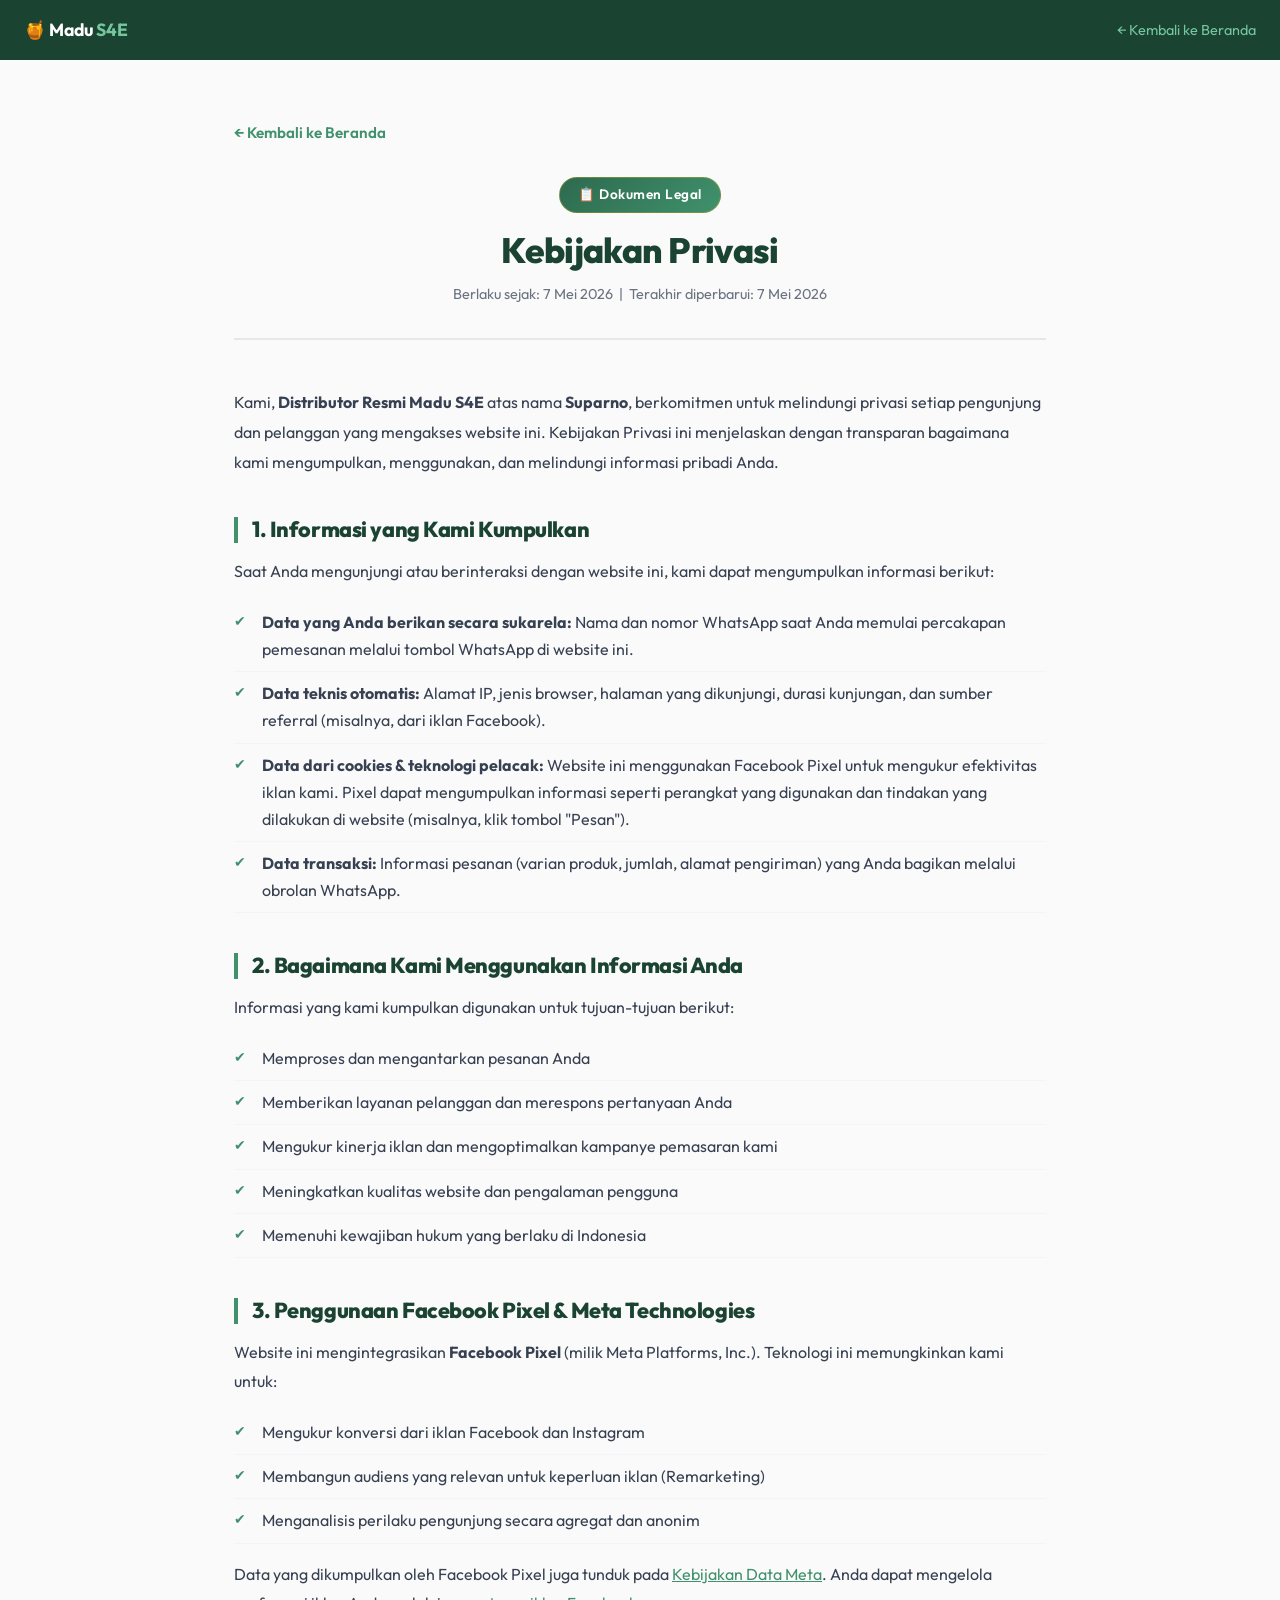
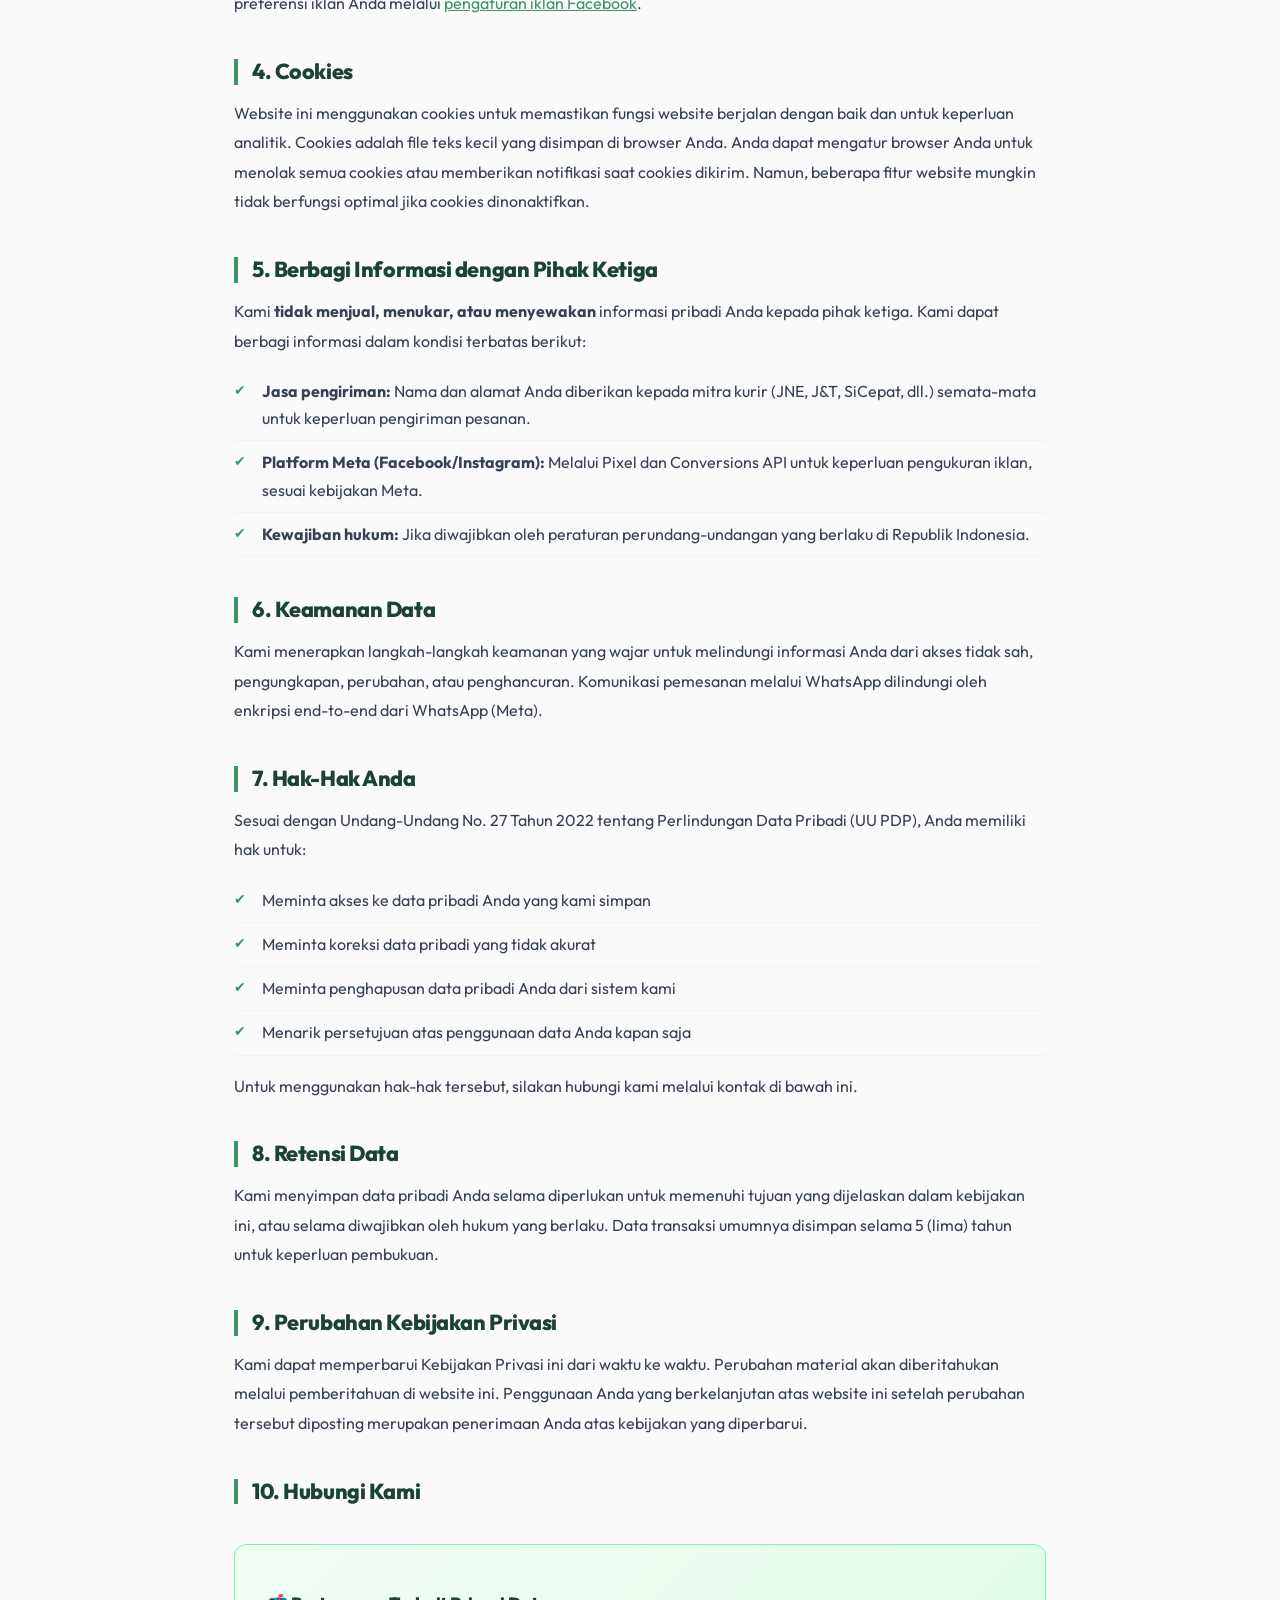
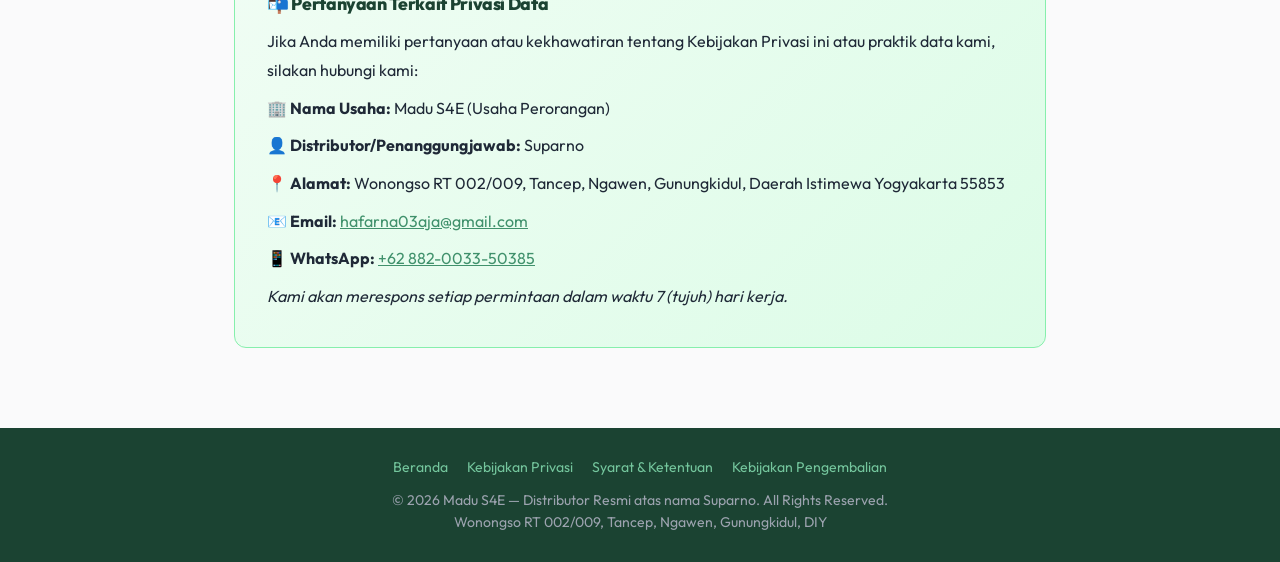
<file: privacy-policy.html>
<!DOCTYPE html>
<html lang="id">

<head>
    <meta charset="UTF-8">
    <meta name="viewport" content="width=device-width, initial-scale=1.0">
    <title>Kebijakan Privasi | Madu S4E</title>
    <meta name="description" content="Kebijakan Privasi Madu S4E - Informasi tentang bagaimana kami mengumpulkan, menggunakan, dan melindungi data pribadi Anda.">
    <meta name="robots" content="index, follow">
    <link rel="stylesheet" href="style.css">
    <style>
        .legal-page {
            max-width: 860px;
            margin: 0 auto;
            padding: 60px 24px 80px;
        }
        .legal-header {
            text-align: center;
            margin-bottom: 48px;
            padding-bottom: 32px;
            border-bottom: 2px solid #E5E7EB;
        }
        .legal-header .badge {
            display: inline-block;
            background: linear-gradient(135deg, #2D6A4F, #40916C);
            color: #fff;
            font-size: 0.85rem;
            padding: 6px 18px;
            border-radius: 50px;
            margin-bottom: 16px;
            letter-spacing: 0.5px;
        }
        .legal-header h1 {
            font-size: 2.2rem;
            color: #1B4332;
            margin-bottom: 12px;
        }
        .legal-header .last-updated {
            font-size: 0.9rem;
            color: #6B7280;
        }
        .legal-content h2 {
            font-size: 1.35rem;
            color: #1B4332;
            margin-top: 40px;
            margin-bottom: 14px;
            padding-left: 14px;
            border-left: 4px solid #40916C;
        }
        .legal-content h3 {
            font-size: 1.1rem;
            color: #2D6A4F;
            margin-top: 20px;
            margin-bottom: 10px;
        }
        .legal-content p {
            color: #374151;
            line-height: 1.85;
            margin-bottom: 14px;
            font-size: 1rem;
        }
        .legal-content ul {
            list-style: none;
            padding: 0;
            margin-bottom: 16px;
        }
        .legal-content ul li {
            padding: 8px 0 8px 28px;
            position: relative;
            color: #374151;
            line-height: 1.7;
            border-bottom: 1px solid #F3F4F6;
        }
        .legal-content ul li::before {
            content: '✔';
            position: absolute;
            left: 0;
            color: #40916C;
            font-size: 0.9rem;
        }
        .legal-content a {
            color: #40916C;
            text-decoration: underline;
        }
        .contact-box {
            background: linear-gradient(135deg, #F0FDF4, #DCFCE7);
            border: 1px solid #86EFAC;
            border-radius: 12px;
            padding: 28px 32px;
            margin-top: 40px;
        }
        .contact-box h3 {
            color: #1B4332;
            margin-bottom: 12px;
        }
        .contact-box p {
            margin-bottom: 8px;
            color: #1F2937;
        }
        .back-link {
            display: inline-flex;
            align-items: center;
            gap: 8px;
            color: #40916C;
            text-decoration: none;
            font-weight: 600;
            font-size: 0.95rem;
            margin-bottom: 32px;
            transition: gap 0.2s;
        }
        .back-link:hover { gap: 12px; }
        .nav-bar {
            background: #1B4332;
            padding: 16px 24px;
            display: flex;
            align-items: center;
            justify-content: space-between;
        }
        .nav-brand {
            color: #fff;
            font-weight: 700;
            font-size: 1.1rem;
            text-decoration: none;
        }
        .nav-brand span { color: #74C69D; }
        .footer-legal {
            background: #1B4332;
            color: #9CA3AF;
            text-align: center;
            padding: 28px 24px;
            font-size: 0.88rem;
        }
        .footer-legal a { color: #74C69D; text-decoration: none; margin: 0 8px; }
        .footer-legal .footer-links { margin-bottom: 10px; }
    </style>
</head>

<body>

    <nav class="nav-bar">
        <a href="index.html" class="nav-brand">🍯 Madu <span>S4E</span></a>
        <a href="index.html" style="color:#74C69D; text-decoration:none; font-size:0.9rem;">← Kembali ke Beranda</a>
    </nav>

    <div class="legal-page">
        <a href="index.html" class="back-link">← Kembali ke Beranda</a>

        <div class="legal-header">
            <div class="badge">📋 Dokumen Legal</div>
            <h1>Kebijakan Privasi</h1>
            <p class="last-updated">Berlaku sejak: 7 Mei 2026 &nbsp;|&nbsp; Terakhir diperbarui: 7 Mei 2026</p>
        </div>

        <div class="legal-content">

            <p>Kami, <strong>Distributor Resmi Madu S4E</strong> atas nama <strong>Suparno</strong>, berkomitmen untuk melindungi privasi setiap pengunjung dan pelanggan yang mengakses website ini. Kebijakan Privasi ini menjelaskan dengan transparan bagaimana kami mengumpulkan, menggunakan, dan melindungi informasi pribadi Anda.</p>

            <h2>1. Informasi yang Kami Kumpulkan</h2>
            <p>Saat Anda mengunjungi atau berinteraksi dengan website ini, kami dapat mengumpulkan informasi berikut:</p>
            <ul>
                <li><strong>Data yang Anda berikan secara sukarela:</strong> Nama dan nomor WhatsApp saat Anda memulai percakapan pemesanan melalui tombol WhatsApp di website ini.</li>
                <li><strong>Data teknis otomatis:</strong> Alamat IP, jenis browser, halaman yang dikunjungi, durasi kunjungan, dan sumber referral (misalnya, dari iklan Facebook).</li>
                <li><strong>Data dari cookies &amp; teknologi pelacak:</strong> Website ini menggunakan Facebook Pixel untuk mengukur efektivitas iklan kami. Pixel dapat mengumpulkan informasi seperti perangkat yang digunakan dan tindakan yang dilakukan di website (misalnya, klik tombol "Pesan").</li>
                <li><strong>Data transaksi:</strong> Informasi pesanan (varian produk, jumlah, alamat pengiriman) yang Anda bagikan melalui obrolan WhatsApp.</li>
            </ul>

            <h2>2. Bagaimana Kami Menggunakan Informasi Anda</h2>
            <p>Informasi yang kami kumpulkan digunakan untuk tujuan-tujuan berikut:</p>
            <ul>
                <li>Memproses dan mengantarkan pesanan Anda</li>
                <li>Memberikan layanan pelanggan dan merespons pertanyaan Anda</li>
                <li>Mengukur kinerja iklan dan mengoptimalkan kampanye pemasaran kami</li>
                <li>Meningkatkan kualitas website dan pengalaman pengguna</li>
                <li>Memenuhi kewajiban hukum yang berlaku di Indonesia</li>
            </ul>

            <h2>3. Penggunaan Facebook Pixel &amp; Meta Technologies</h2>
            <p>Website ini mengintegrasikan <strong>Facebook Pixel</strong> (milik Meta Platforms, Inc.). Teknologi ini memungkinkan kami untuk:</p>
            <ul>
                <li>Mengukur konversi dari iklan Facebook dan Instagram</li>
                <li>Membangun audiens yang relevan untuk keperluan iklan (Remarketing)</li>
                <li>Menganalisis perilaku pengunjung secara agregat dan anonim</li>
            </ul>
            <p>Data yang dikumpulkan oleh Facebook Pixel juga tunduk pada <a href="https://www.facebook.com/privacy/policy/" target="_blank" rel="noopener noreferrer">Kebijakan Data Meta</a>. Anda dapat mengelola preferensi iklan Anda melalui <a href="https://www.facebook.com/ads/preferences" target="_blank" rel="noopener noreferrer">pengaturan iklan Facebook</a>.</p>

            <h2>4. Cookies</h2>
            <p>Website ini menggunakan cookies untuk memastikan fungsi website berjalan dengan baik dan untuk keperluan analitik. Cookies adalah file teks kecil yang disimpan di browser Anda. Anda dapat mengatur browser Anda untuk menolak semua cookies atau memberikan notifikasi saat cookies dikirim. Namun, beberapa fitur website mungkin tidak berfungsi optimal jika cookies dinonaktifkan.</p>

            <h2>5. Berbagi Informasi dengan Pihak Ketiga</h2>
            <p>Kami <strong>tidak menjual, menukar, atau menyewakan</strong> informasi pribadi Anda kepada pihak ketiga. Kami dapat berbagi informasi dalam kondisi terbatas berikut:</p>
            <ul>
                <li><strong>Jasa pengiriman:</strong> Nama dan alamat Anda diberikan kepada mitra kurir (JNE, J&amp;T, SiCepat, dll.) semata-mata untuk keperluan pengiriman pesanan.</li>
                <li><strong>Platform Meta (Facebook/Instagram):</strong> Melalui Pixel dan Conversions API untuk keperluan pengukuran iklan, sesuai kebijakan Meta.</li>
                <li><strong>Kewajiban hukum:</strong> Jika diwajibkan oleh peraturan perundang-undangan yang berlaku di Republik Indonesia.</li>
            </ul>

            <h2>6. Keamanan Data</h2>
            <p>Kami menerapkan langkah-langkah keamanan yang wajar untuk melindungi informasi Anda dari akses tidak sah, pengungkapan, perubahan, atau penghancuran. Komunikasi pemesanan melalui WhatsApp dilindungi oleh enkripsi end-to-end dari WhatsApp (Meta).</p>

            <h2>7. Hak-Hak Anda</h2>
            <p>Sesuai dengan Undang-Undang No. 27 Tahun 2022 tentang Perlindungan Data Pribadi (UU PDP), Anda memiliki hak untuk:</p>
            <ul>
                <li>Meminta akses ke data pribadi Anda yang kami simpan</li>
                <li>Meminta koreksi data pribadi yang tidak akurat</li>
                <li>Meminta penghapusan data pribadi Anda dari sistem kami</li>
                <li>Menarik persetujuan atas penggunaan data Anda kapan saja</li>
            </ul>
            <p>Untuk menggunakan hak-hak tersebut, silakan hubungi kami melalui kontak di bawah ini.</p>

            <h2>8. Retensi Data</h2>
            <p>Kami menyimpan data pribadi Anda selama diperlukan untuk memenuhi tujuan yang dijelaskan dalam kebijakan ini, atau selama diwajibkan oleh hukum yang berlaku. Data transaksi umumnya disimpan selama 5 (lima) tahun untuk keperluan pembukuan.</p>

            <h2>9. Perubahan Kebijakan Privasi</h2>
            <p>Kami dapat memperbarui Kebijakan Privasi ini dari waktu ke waktu. Perubahan material akan diberitahukan melalui pemberitahuan di website ini. Penggunaan Anda yang berkelanjutan atas website ini setelah perubahan tersebut diposting merupakan penerimaan Anda atas kebijakan yang diperbarui.</p>

            <h2>10. Hubungi Kami</h2>
            <div class="contact-box">
                <h3>📬 Pertanyaan Terkait Privasi Data</h3>
                <p>Jika Anda memiliki pertanyaan atau kekhawatiran tentang Kebijakan Privasi ini atau praktik data kami, silakan hubungi kami:</p>
                <p>🏢 <strong>Nama Usaha:</strong> Madu S4E (Usaha Perorangan)</p>
                <p>👤 <strong>Distributor/Penanggungjawab:</strong> Suparno</p>
                <p>📍 <strong>Alamat:</strong> Wonongso RT 002/009, Tancep, Ngawen, Gunungkidul, Daerah Istimewa Yogyakarta 55853</p>
                <p>📧 <strong>Email:</strong> <a href="mailto:hafarna03aja@gmail.com">hafarna03aja@gmail.com</a></p>
                <p>📱 <strong>WhatsApp:</strong> <a href="https://wa.me/62882003350385" target="_blank">+62 882-0033-50385</a></p>
                <p><em>Kami akan merespons setiap permintaan dalam waktu 7 (tujuh) hari kerja.</em></p>
            </div>

        </div>
    </div>

    <footer class="footer-legal">
        <div class="footer-links">
            <a href="index.html">Beranda</a>
            <a href="privacy-policy.html">Kebijakan Privasi</a>
            <a href="syarat-ketentuan.html">Syarat &amp; Ketentuan</a>
            <a href="kebijakan-pengembalian.html">Kebijakan Pengembalian</a>
        </div>
        <p>© 2026 Madu S4E — Distributor Resmi atas nama Suparno. All Rights Reserved.</p>
        <p>Wonongso RT 002/009, Tancep, Ngawen, Gunungkidul, DIY</p>
    </footer>

</body>
</html>
</file>
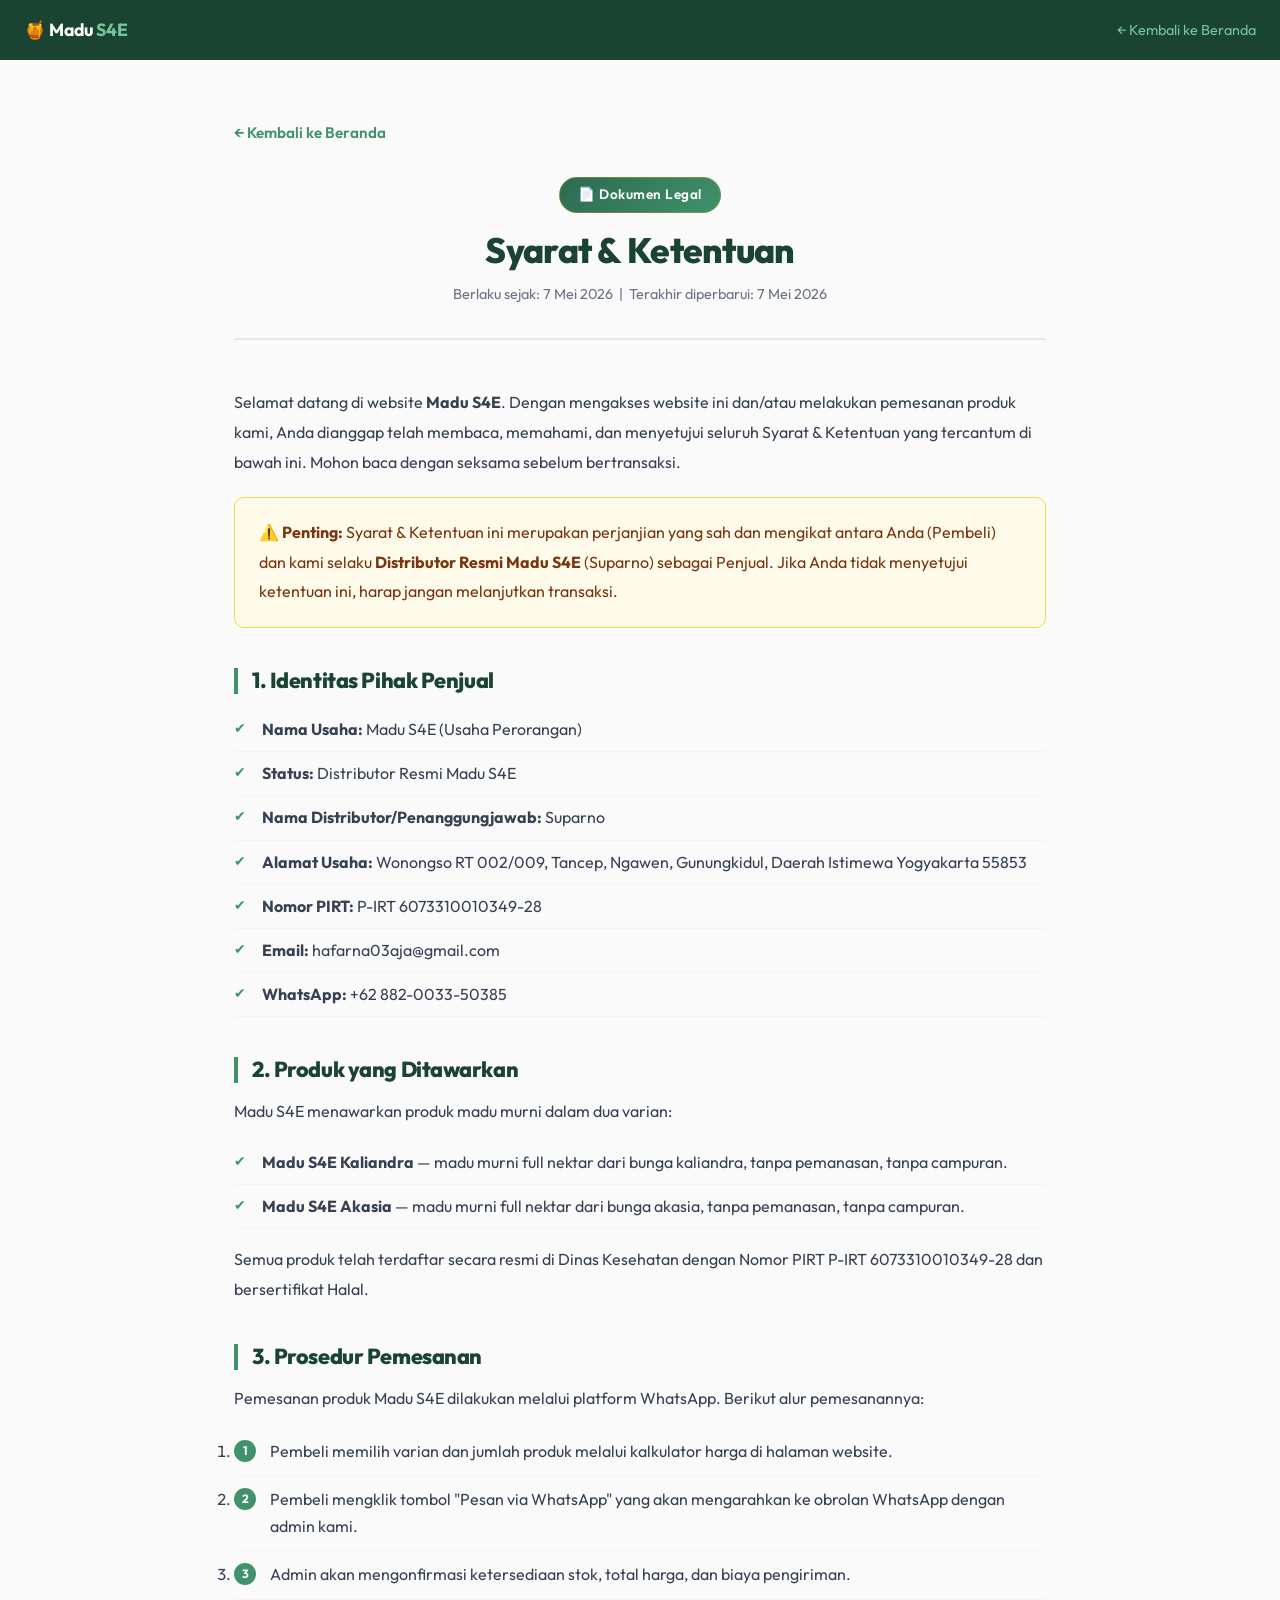
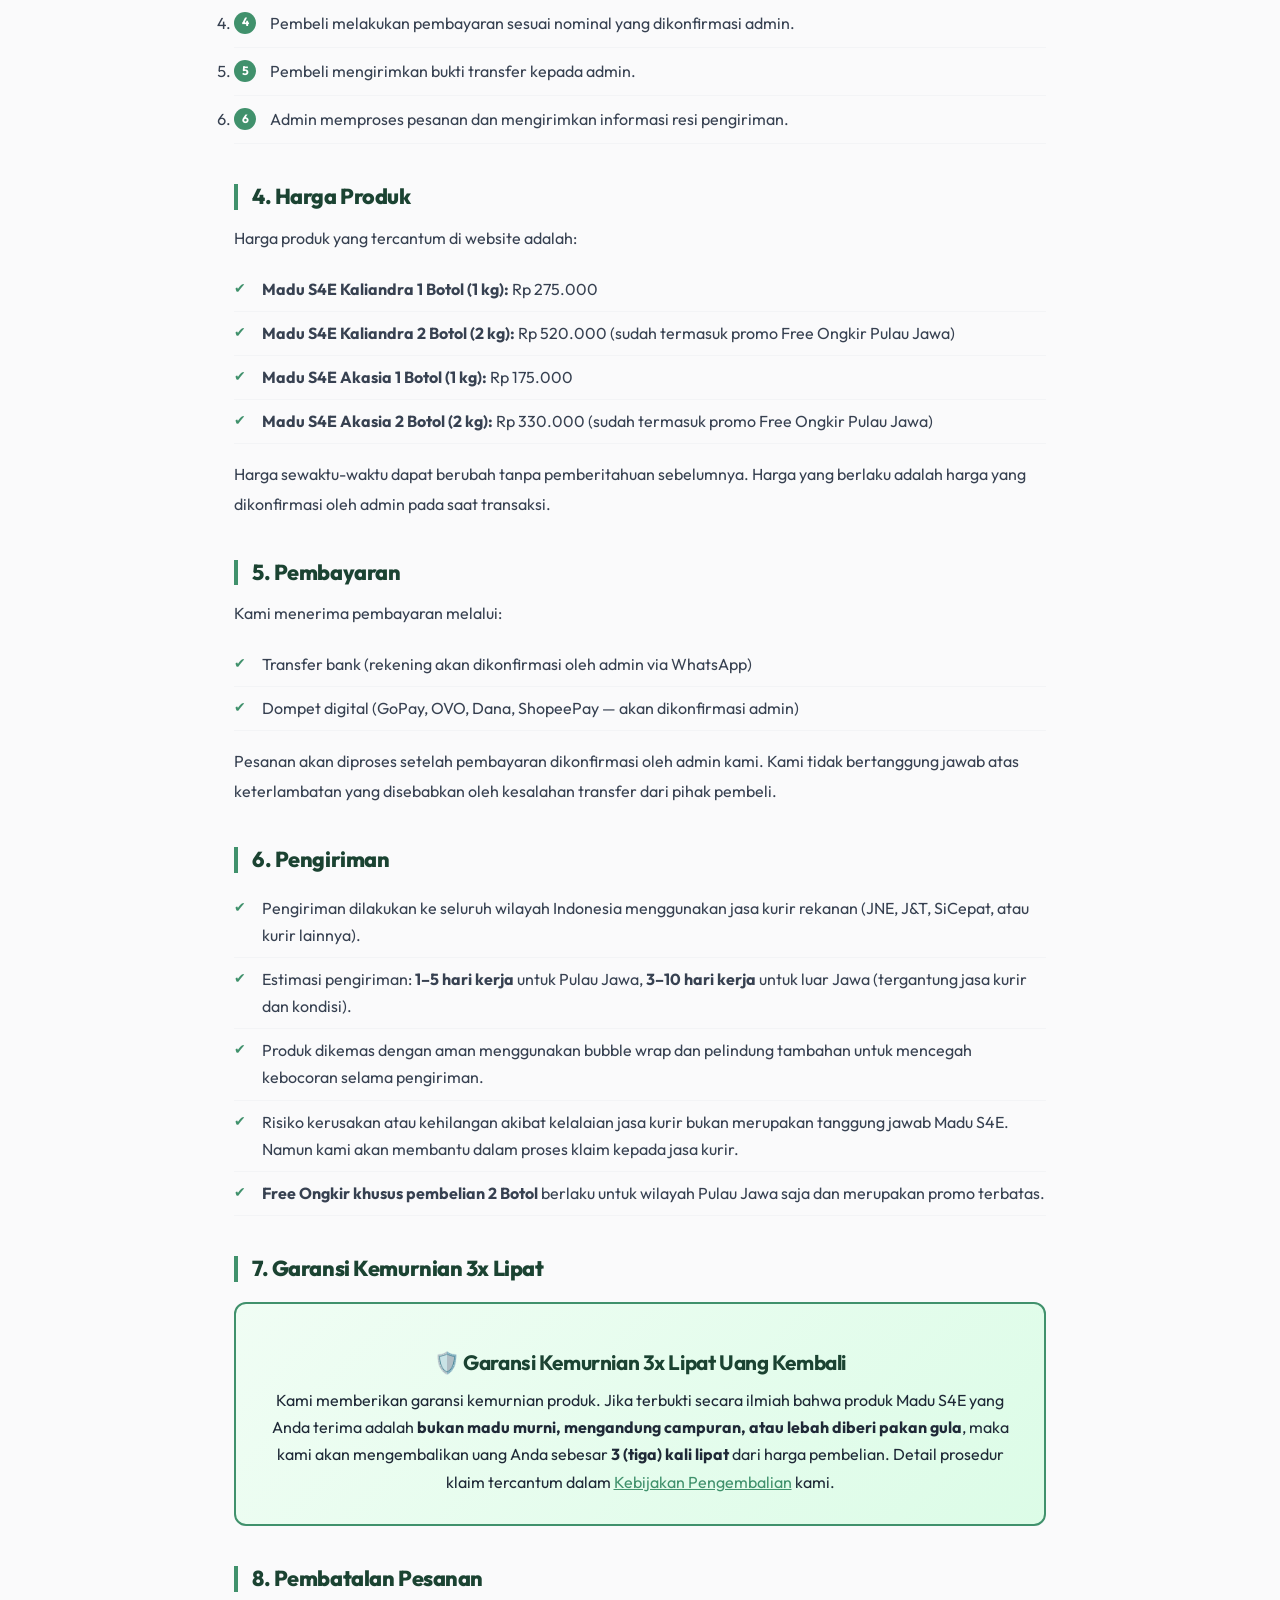
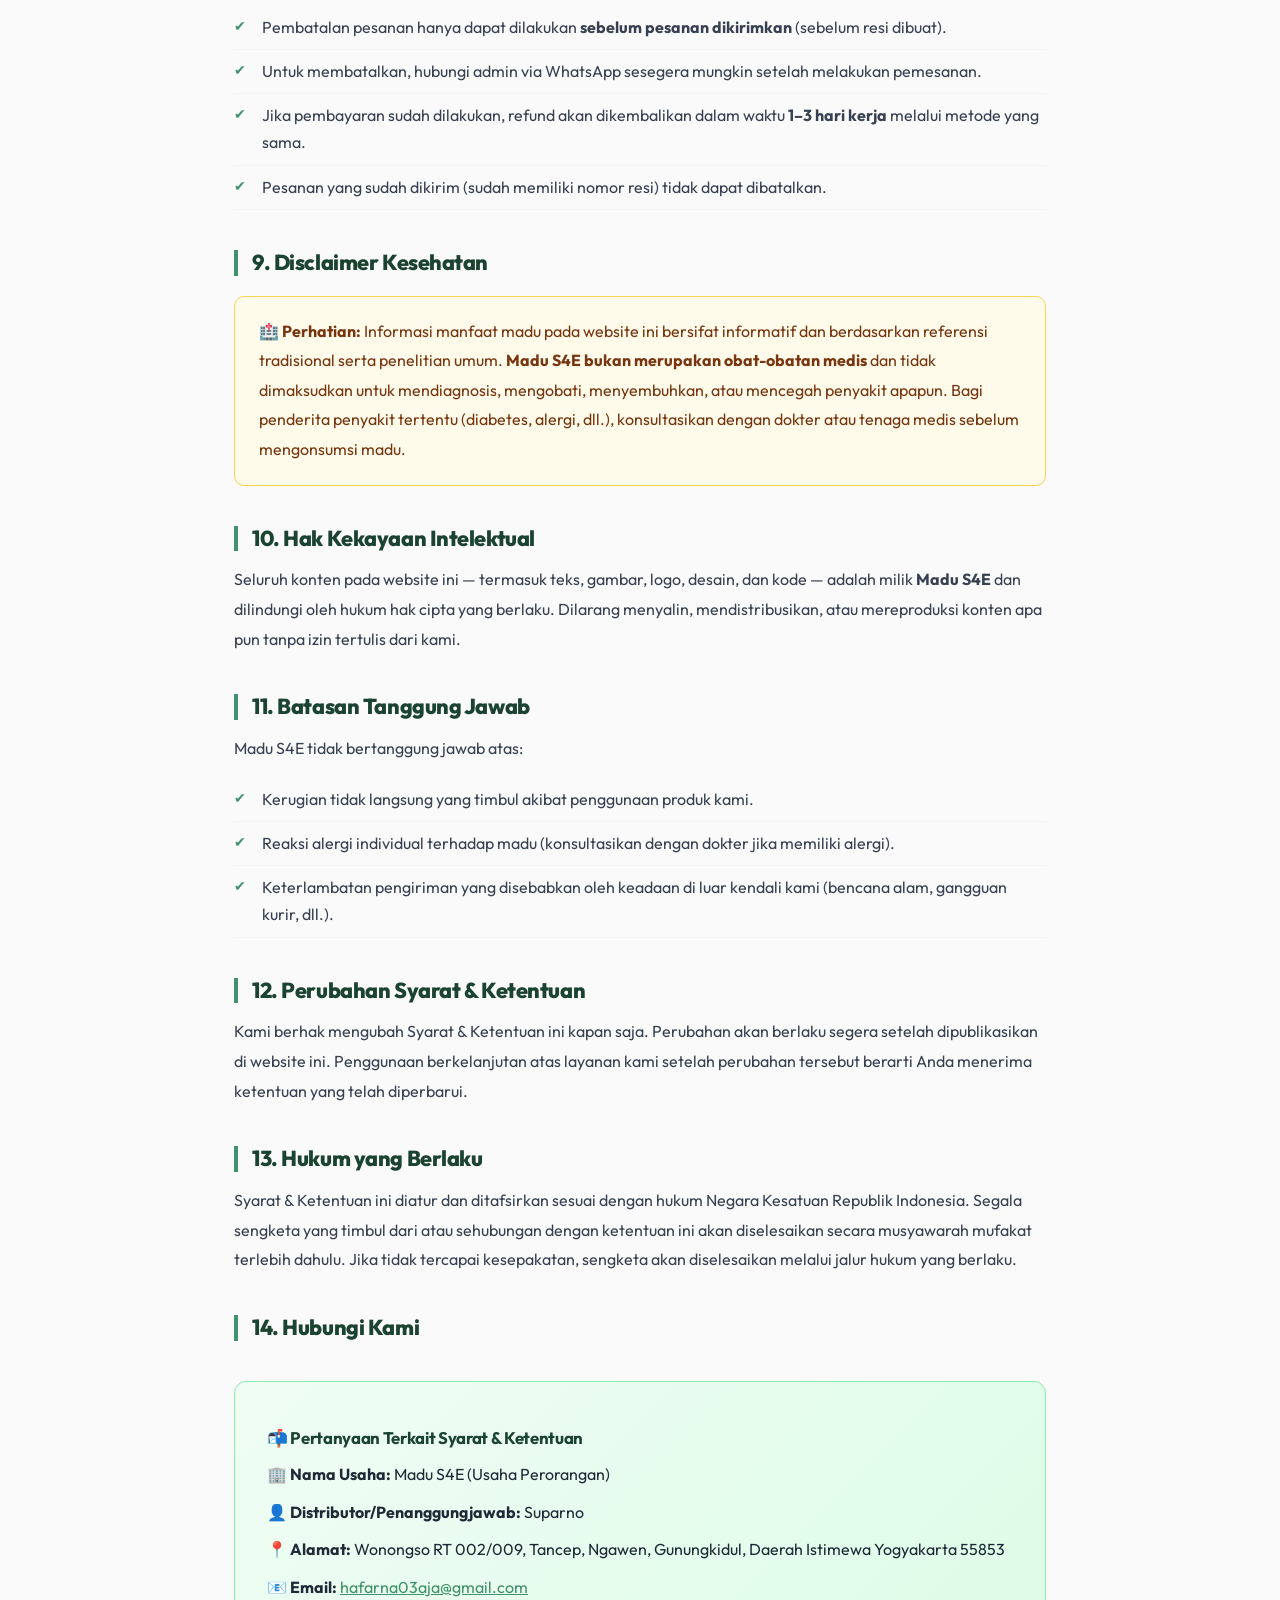
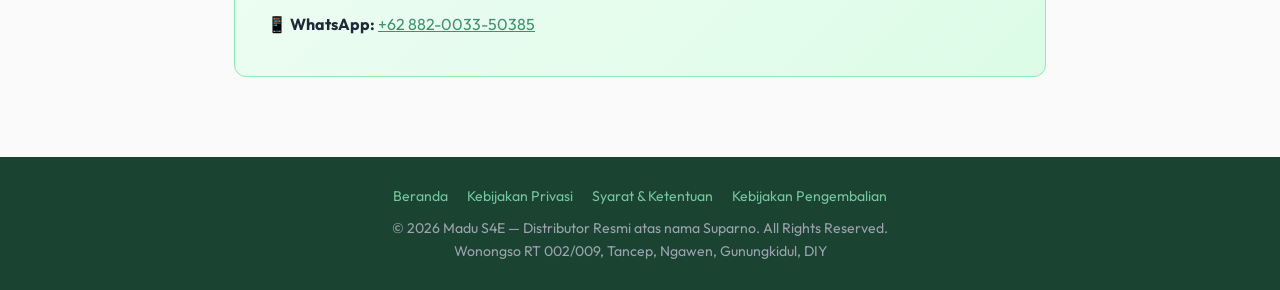
<file: syarat-ketentuan.html>
<!DOCTYPE html>
<html lang="id">

<head>
    <meta charset="UTF-8">
    <meta name="viewport" content="width=device-width, initial-scale=1.0">
    <title>Syarat & Ketentuan | Madu S4E</title>
    <meta name="description" content="Syarat dan Ketentuan pembelian Madu S4E - Aturan transaksi, pengiriman, garansi, dan hak serta kewajiban pembeli dan penjual.">
    <meta name="robots" content="index, follow">
    <link rel="stylesheet" href="style.css">
    <style>
        .legal-page {
            max-width: 860px;
            margin: 0 auto;
            padding: 60px 24px 80px;
        }
        .legal-header {
            text-align: center;
            margin-bottom: 48px;
            padding-bottom: 32px;
            border-bottom: 2px solid #E5E7EB;
        }
        .legal-header .badge {
            display: inline-block;
            background: linear-gradient(135deg, #2D6A4F, #40916C);
            color: #fff;
            font-size: 0.85rem;
            padding: 6px 18px;
            border-radius: 50px;
            margin-bottom: 16px;
            letter-spacing: 0.5px;
        }
        .legal-header h1 {
            font-size: 2.2rem;
            color: #1B4332;
            margin-bottom: 12px;
        }
        .legal-header .last-updated {
            font-size: 0.9rem;
            color: #6B7280;
        }
        .legal-content h2 {
            font-size: 1.35rem;
            color: #1B4332;
            margin-top: 40px;
            margin-bottom: 14px;
            padding-left: 14px;
            border-left: 4px solid #40916C;
        }
        .legal-content h3 {
            font-size: 1.05rem;
            color: #2D6A4F;
            margin-top: 18px;
            margin-bottom: 8px;
            font-weight: 700;
        }
        .legal-content p {
            color: #374151;
            line-height: 1.85;
            margin-bottom: 14px;
            font-size: 1rem;
        }
        .legal-content ul {
            list-style: none;
            padding: 0;
            margin-bottom: 16px;
        }
        .legal-content ul li {
            padding: 8px 0 8px 28px;
            position: relative;
            color: #374151;
            line-height: 1.7;
            border-bottom: 1px solid #F3F4F6;
        }
        .legal-content ul li::before {
            content: '✔';
            position: absolute;
            left: 0;
            color: #40916C;
            font-size: 0.9rem;
        }
        .legal-content a { color: #40916C; text-decoration: underline; }
        .info-box {
            background: #FFFBEB;
            border: 1px solid #FCD34D;
            border-radius: 10px;
            padding: 20px 24px;
            margin: 20px 0;
        }
        .info-box p { margin-bottom: 0; color: #78350F; }
        .guarantee-box-legal {
            background: linear-gradient(135deg, #F0FDF4, #DCFCE7);
            border: 2px solid #40916C;
            border-radius: 12px;
            padding: 28px 32px;
            margin-top: 20px;
            text-align: center;
        }
        .guarantee-box-legal h3 {
            color: #1B4332;
            font-size: 1.3rem;
            margin-bottom: 12px;
        }
        .contact-box {
            background: linear-gradient(135deg, #F0FDF4, #DCFCE7);
            border: 1px solid #86EFAC;
            border-radius: 12px;
            padding: 28px 32px;
            margin-top: 40px;
        }
        .contact-box h3 { color: #1B4332; margin-bottom: 12px; }
        .contact-box p { margin-bottom: 8px; color: #1F2937; }
        .back-link {
            display: inline-flex;
            align-items: center;
            gap: 8px;
            color: #40916C;
            text-decoration: none;
            font-weight: 600;
            font-size: 0.95rem;
            margin-bottom: 32px;
            transition: gap 0.2s;
        }
        .back-link:hover { gap: 12px; }
        .nav-bar {
            background: #1B4332;
            padding: 16px 24px;
            display: flex;
            align-items: center;
            justify-content: space-between;
        }
        .nav-brand { color: #fff; font-weight: 700; font-size: 1.1rem; text-decoration: none; }
        .nav-brand span { color: #74C69D; }
        .footer-legal {
            background: #1B4332;
            color: #9CA3AF;
            text-align: center;
            padding: 28px 24px;
            font-size: 0.88rem;
        }
        .footer-legal a { color: #74C69D; text-decoration: none; margin: 0 8px; }
        .footer-legal .footer-links { margin-bottom: 10px; }
        .step-list { counter-reset: step; padding: 0; }
        .step-list li {
            counter-increment: step;
            padding: 10px 0 10px 36px;
            position: relative;
            border-bottom: 1px solid #F3F4F6;
            color: #374151;
            line-height: 1.7;
        }
        .step-list li::before {
            content: counter(step);
            position: absolute;
            left: 0;
            background: #40916C;
            color: #fff;
            width: 22px;
            height: 22px;
            border-radius: 50%;
            display: flex;
            align-items: center;
            justify-content: center;
            font-size: 0.75rem;
            font-weight: 700;
            top: 12px;
        }
    </style>
</head>

<body>

    <nav class="nav-bar">
        <a href="index.html" class="nav-brand">🍯 Madu <span>S4E</span></a>
        <a href="index.html" style="color:#74C69D; text-decoration:none; font-size:0.9rem;">← Kembali ke Beranda</a>
    </nav>

    <div class="legal-page">
        <a href="index.html" class="back-link">← Kembali ke Beranda</a>

        <div class="legal-header">
            <div class="badge">📄 Dokumen Legal</div>
            <h1>Syarat &amp; Ketentuan</h1>
            <p class="last-updated">Berlaku sejak: 7 Mei 2026 &nbsp;|&nbsp; Terakhir diperbarui: 7 Mei 2026</p>
        </div>

        <div class="legal-content">

            <p>Selamat datang di website <strong>Madu S4E</strong>. Dengan mengakses website ini dan/atau melakukan pemesanan produk kami, Anda dianggap telah membaca, memahami, dan menyetujui seluruh Syarat &amp; Ketentuan yang tercantum di bawah ini. Mohon baca dengan seksama sebelum bertransaksi.</p>

            <div class="info-box">
                <p>⚠️ <strong>Penting:</strong> Syarat &amp; Ketentuan ini merupakan perjanjian yang sah dan mengikat antara Anda (Pembeli) dan kami selaku <strong>Distributor Resmi Madu S4E</strong> (Suparno) sebagai Penjual. Jika Anda tidak menyetujui ketentuan ini, harap jangan melanjutkan transaksi.</p>
            </div>

            <h2>1. Identitas Pihak Penjual</h2>
            <ul>
                <li><strong>Nama Usaha:</strong> Madu S4E (Usaha Perorangan)</li>
                <li><strong>Status:</strong> Distributor Resmi Madu S4E</li>
                <li><strong>Nama Distributor/Penanggungjawab:</strong> Suparno</li>
                <li><strong>Alamat Usaha:</strong> Wonongso RT 002/009, Tancep, Ngawen, Gunungkidul, Daerah Istimewa Yogyakarta 55853</li>
                <li><strong>Nomor PIRT:</strong> P-IRT 6073310010349-28</li>
                <li><strong>Email:</strong> hafarna03aja@gmail.com</li>
                <li><strong>WhatsApp:</strong> +62 882-0033-50385</li>
            </ul>

            <h2>2. Produk yang Ditawarkan</h2>
            <p>Madu S4E menawarkan produk madu murni dalam dua varian:</p>
            <ul>
                <li><strong>Madu S4E Kaliandra</strong> — madu murni full nektar dari bunga kaliandra, tanpa pemanasan, tanpa campuran.</li>
                <li><strong>Madu S4E Akasia</strong> — madu murni full nektar dari bunga akasia, tanpa pemanasan, tanpa campuran.</li>
            </ul>
            <p>Semua produk telah terdaftar secara resmi di Dinas Kesehatan dengan Nomor PIRT P-IRT 6073310010349-28 dan bersertifikat Halal.</p>

            <h2>3. Prosedur Pemesanan</h2>
            <p>Pemesanan produk Madu S4E dilakukan melalui platform WhatsApp. Berikut alur pemesanannya:</p>
            <ol class="step-list">
                <li>Pembeli memilih varian dan jumlah produk melalui kalkulator harga di halaman website.</li>
                <li>Pembeli mengklik tombol "Pesan via WhatsApp" yang akan mengarahkan ke obrolan WhatsApp dengan admin kami.</li>
                <li>Admin akan mengonfirmasi ketersediaan stok, total harga, dan biaya pengiriman.</li>
                <li>Pembeli melakukan pembayaran sesuai nominal yang dikonfirmasi admin.</li>
                <li>Pembeli mengirimkan bukti transfer kepada admin.</li>
                <li>Admin memproses pesanan dan mengirimkan informasi resi pengiriman.</li>
            </ol>

            <h2>4. Harga Produk</h2>
            <p>Harga produk yang tercantum di website adalah:</p>
            <ul>
                <li><strong>Madu S4E Kaliandra 1 Botol (1 kg):</strong> Rp 275.000</li>
                <li><strong>Madu S4E Kaliandra 2 Botol (2 kg):</strong> Rp 520.000 (sudah termasuk promo Free Ongkir Pulau Jawa)</li>
                <li><strong>Madu S4E Akasia 1 Botol (1 kg):</strong> Rp 175.000</li>
                <li><strong>Madu S4E Akasia 2 Botol (2 kg):</strong> Rp 330.000 (sudah termasuk promo Free Ongkir Pulau Jawa)</li>
            </ul>
            <p>Harga sewaktu-waktu dapat berubah tanpa pemberitahuan sebelumnya. Harga yang berlaku adalah harga yang dikonfirmasi oleh admin pada saat transaksi.</p>

            <h2>5. Pembayaran</h2>
            <p>Kami menerima pembayaran melalui:</p>
            <ul>
                <li>Transfer bank (rekening akan dikonfirmasi oleh admin via WhatsApp)</li>
                <li>Dompet digital (GoPay, OVO, Dana, ShopeePay — akan dikonfirmasi admin)</li>
            </ul>
            <p>Pesanan akan diproses setelah pembayaran dikonfirmasi oleh admin kami. Kami tidak bertanggung jawab atas keterlambatan yang disebabkan oleh kesalahan transfer dari pihak pembeli.</p>

            <h2>6. Pengiriman</h2>
            <ul>
                <li>Pengiriman dilakukan ke seluruh wilayah Indonesia menggunakan jasa kurir rekanan (JNE, J&amp;T, SiCepat, atau kurir lainnya).</li>
                <li>Estimasi pengiriman: <strong>1–5 hari kerja</strong> untuk Pulau Jawa, <strong>3–10 hari kerja</strong> untuk luar Jawa (tergantung jasa kurir dan kondisi).</li>
                <li>Produk dikemas dengan aman menggunakan bubble wrap dan pelindung tambahan untuk mencegah kebocoran selama pengiriman.</li>
                <li>Risiko kerusakan atau kehilangan akibat kelalaian jasa kurir bukan merupakan tanggung jawab Madu S4E. Namun kami akan membantu dalam proses klaim kepada jasa kurir.</li>
                <li><strong>Free Ongkir khusus pembelian 2 Botol</strong> berlaku untuk wilayah Pulau Jawa saja dan merupakan promo terbatas.</li>
            </ul>

            <h2>7. Garansi Kemurnian 3x Lipat</h2>
            <div class="guarantee-box-legal">
                <h3>🛡️ Garansi Kemurnian 3x Lipat Uang Kembali</h3>
                <p style="color:#1F2937; line-height:1.7; margin-bottom: 0;">Kami memberikan garansi kemurnian produk. Jika terbukti secara ilmiah bahwa produk Madu S4E yang Anda terima adalah <strong>bukan madu murni, mengandung campuran, atau lebah diberi pakan gula</strong>, maka kami akan mengembalikan uang Anda sebesar <strong>3 (tiga) kali lipat</strong> dari harga pembelian. Detail prosedur klaim tercantum dalam <a href="kebijakan-pengembalian.html">Kebijakan Pengembalian</a> kami.</p>
            </div>

            <h2>8. Pembatalan Pesanan</h2>
            <ul>
                <li>Pembatalan pesanan hanya dapat dilakukan <strong>sebelum pesanan dikirimkan</strong> (sebelum resi dibuat).</li>
                <li>Untuk membatalkan, hubungi admin via WhatsApp sesegera mungkin setelah melakukan pemesanan.</li>
                <li>Jika pembayaran sudah dilakukan, refund akan dikembalikan dalam waktu <strong>1–3 hari kerja</strong> melalui metode yang sama.</li>
                <li>Pesanan yang sudah dikirim (sudah memiliki nomor resi) tidak dapat dibatalkan.</li>
            </ul>

            <h2>9. Disclaimer Kesehatan</h2>
            <div class="info-box">
                <p>🏥 <strong>Perhatian:</strong> Informasi manfaat madu pada website ini bersifat informatif dan berdasarkan referensi tradisional serta penelitian umum. <strong>Madu S4E bukan merupakan obat-obatan medis</strong> dan tidak dimaksudkan untuk mendiagnosis, mengobati, menyembuhkan, atau mencegah penyakit apapun. Bagi penderita penyakit tertentu (diabetes, alergi, dll.), konsultasikan dengan dokter atau tenaga medis sebelum mengonsumsi madu.</p>
            </div>

            <h2>10. Hak Kekayaan Intelektual</h2>
            <p>Seluruh konten pada website ini — termasuk teks, gambar, logo, desain, dan kode — adalah milik <strong>Madu S4E</strong> dan dilindungi oleh hukum hak cipta yang berlaku. Dilarang menyalin, mendistribusikan, atau mereproduksi konten apa pun tanpa izin tertulis dari kami.</p>

            <h2>11. Batasan Tanggung Jawab</h2>
            <p>Madu S4E tidak bertanggung jawab atas:</p>
            <ul>
                <li>Kerugian tidak langsung yang timbul akibat penggunaan produk kami.</li>
                <li>Reaksi alergi individual terhadap madu (konsultasikan dengan dokter jika memiliki alergi).</li>
                <li>Keterlambatan pengiriman yang disebabkan oleh keadaan di luar kendali kami (bencana alam, gangguan kurir, dll.).</li>
            </ul>

            <h2>12. Perubahan Syarat &amp; Ketentuan</h2>
            <p>Kami berhak mengubah Syarat &amp; Ketentuan ini kapan saja. Perubahan akan berlaku segera setelah dipublikasikan di website ini. Penggunaan berkelanjutan atas layanan kami setelah perubahan tersebut berarti Anda menerima ketentuan yang telah diperbarui.</p>

            <h2>13. Hukum yang Berlaku</h2>
            <p>Syarat &amp; Ketentuan ini diatur dan ditafsirkan sesuai dengan hukum Negara Kesatuan Republik Indonesia. Segala sengketa yang timbul dari atau sehubungan dengan ketentuan ini akan diselesaikan secara musyawarah mufakat terlebih dahulu. Jika tidak tercapai kesepakatan, sengketa akan diselesaikan melalui jalur hukum yang berlaku.</p>

            <h2>14. Hubungi Kami</h2>
            <div class="contact-box">
                <h3>📬 Pertanyaan Terkait Syarat &amp; Ketentuan</h3>
                <p>🏢 <strong>Nama Usaha:</strong> Madu S4E (Usaha Perorangan)</p>
                <p>👤 <strong>Distributor/Penanggungjawab:</strong> Suparno</p>
                <p>📍 <strong>Alamat:</strong> Wonongso RT 002/009, Tancep, Ngawen, Gunungkidul, Daerah Istimewa Yogyakarta 55853</p>
                <p>📧 <strong>Email:</strong> <a href="mailto:hafarna03aja@gmail.com">hafarna03aja@gmail.com</a></p>
                <p>📱 <strong>WhatsApp:</strong> <a href="https://wa.me/62882003350385" target="_blank">+62 882-0033-50385</a></p>
            </div>

        </div>
    </div>

    <footer class="footer-legal">
        <div class="footer-links">
            <a href="index.html">Beranda</a>
            <a href="privacy-policy.html">Kebijakan Privasi</a>
            <a href="syarat-ketentuan.html">Syarat &amp; Ketentuan</a>
            <a href="kebijakan-pengembalian.html">Kebijakan Pengembalian</a>
        </div>
        <p>© 2026 Madu S4E — Distributor Resmi atas nama Suparno. All Rights Reserved.</p>
        <p>Wonongso RT 002/009, Tancep, Ngawen, Gunungkidul, DIY</p>
    </footer>

</body>
</html>
</file>
<file: style.css>
@import url('https://fonts.googleapis.com/css2?family=Outfit:wght@300;400;500;600;700;800&display=swap');

:root {
    --honey-yellow: #EAB308;
    --honey-dark: #CA8A04;
    --white: #FFFFFF;
    --dark-green: #064E3B;
    --dark-green-hover: #022C22;
    --wood-brown: #451A03;
    --bg-light: #FAFAFB;
    --text-dark: #1F2937;
    --text-muted: #6B7280;
    --border-color: #E5E7EB;
    --shadow-sm: 0 4px 10px rgba(0,0,0,0.03);
    --shadow-md: 0 10px 25px rgba(0,0,0,0.06);
    --shadow-lg: 0 25px 50px -12px rgba(0,0,0,0.12);
    
    --radius-md: 16px;
    --radius-lg: 28px;
}

* {
    margin: 0;
    padding: 0;
    box-sizing: border-box;
}

html {
    scroll-behavior: smooth;
    font-family: 'Outfit', sans-serif;
}

body {
    background-color: var(--bg-light);
    color: var(--text-dark);
    line-height: 1.6;
    overflow-x: hidden;
}

img {
    max-width: 100%;
    height: auto;
    display: block;
}

.container {
    max-width: 1100px;
    margin: 0 auto;
    padding: 0 24px;
}

a {
    text-decoration: none;
}

.highlight {
    color: var(--honey-yellow);
}

/* TYPOGRAPHY */
h1, h2, h3 {
    font-weight: 800;
    line-height: 1.2;
    letter-spacing: -0.02em;
    color: var(--dark-green);
    margin-bottom: 16px;
}

.section-title {
    text-align: center;
    font-size: 2.5rem;
    margin-bottom: 8px;
}

.section-subtitle {
    text-align: center;
    color: var(--text-muted);
    font-size: 1.1rem;
    margin-bottom: 48px;
    max-width: 600px;
    margin-left: auto;
    margin-right: auto;
}

/* CTA BUTTONS */
.btn-cta {
    display: inline-flex;
    align-items: center;
    justify-content: center;
    gap: 8px;
    padding: 16px 32px;
    font-size: 1.1rem;
    font-weight: 700;
    border-radius: 50px;
    transition: all 0.3s cubic-bezier(0.4, 0, 0.2, 1);
    cursor: pointer;
    border: 2px solid transparent;
}

.btn-primary {
    background: linear-gradient(135deg, #FDE047 0%, #EAB308 100%);
    color: #451A03;
    box-shadow: 0 8px 24px rgba(234, 179, 8, 0.3);
}

.btn-primary:hover {
    background: linear-gradient(135deg, #FBBF24 0%, #CA8A04 100%);
    transform: translateY(-3px);
    box-shadow: 0 12px 30px rgba(234, 179, 8, 0.4);
}

.btn-secondary {
    background-color: var(--dark-green);
    color: var(--white);
    box-shadow: 0 8px 24px rgba(27, 67, 50, 0.3);
}

.btn-secondary:hover {
    background-color: var(--dark-green-hover);
    transform: translateY(-3px);
    box-shadow: 0 12px 30px rgba(27, 67, 50, 0.4);
}

.btn-outline {
    background-color: transparent;
    color: var(--dark-green);
    border: 2px solid var(--dark-green);
}

.btn-outline:hover {
    background-color: var(--dark-green);
    color: var(--white);
    transform: translateY(-3px);
}

.pulse-animation {
    animation: pulse 2s infinite;
}

@keyframes pulse {
    0% { transform: scale(1); }
    50% { transform: scale(1.05); }
    100% { transform: scale(1); }
}

/* HERO SECTION */
.hero-section {
    position: relative;
    background: linear-gradient(135deg, #022C22 0%, #064E3B 100%);
    color: var(--white);
    padding: 80px 0 120px;
    text-align: center;
    overflow: hidden;
}

.hero-section h1, .hero-section .sub-headline {
    color: var(--white);
}

.hero-section .sub-headline {
    font-size: 1.25rem;
    font-weight: 300;
    max-width: 700px;
    margin: 24px auto 40px;
    opacity: 0.9;
}

.hero-content {
    position: relative;
    z-index: 2;
}

/* Update for 2-column layout */
.hero-layout {
    display: flex;
    align-items: center;
    justify-content: space-between;
    gap: 40px;
    max-width: 1200px;
    margin: 0 auto;
}

.hero-content {
    flex: 1;
    text-align: left;
}

.hero-section h1, .hero-section .sub-headline {
    color: var(--white);
    text-align: left;
}

.hero-section .sub-headline {
    margin: 24px 0 40px;
}

.hero-image {
    flex: 1;
    display: flex;
    justify-content: center;
    position: relative;
    z-index: 2;
}

.hero-image img {
    max-width: 100%;
    max-height: 450px;
    object-fit: contain;
    filter: drop-shadow(0 15px 25px rgba(0,0,0,0.4));
    position: relative;
    z-index: 2;
}

.hero-product-box {
    position: relative;
    padding: 35px 25px;
    border-radius: 48px; /* Sudut lebih tumpul (rounded) */
    /* 3D Gold Gradient Background Cerah */
    background: linear-gradient(135deg, #FFFFFF 0%, #FFE066 30%, #FFB900 80%, #F59E0B 100%);
    /* Shadow for 3D effect & glowing */
    box-shadow: 
        0 25px 50px -12px rgba(0, 0, 0, 0.4), /* Shadow lebih soft */
        0 0 50px rgba(255, 185, 0, 0.5), /* Outer gold glow cerah */
        inset 0 4px 15px rgba(255, 255, 255, 1), /* Top highlight kuat */
        inset 0 -8px 20px rgba(217, 119, 6, 0.5); /* Bottom shade cerah */
    border: 3px solid #FFFBEB;
    display: flex;
    justify-content: center;
    align-items: center;
    transform: perspective(1000px) rotateY(-8deg) translateY(-5px);
    transition: all 0.4s cubic-bezier(0.175, 0.885, 0.32, 1.275);
    z-index: 2;
}

.hero-product-box:hover {
    transform: perspective(1000px) rotateY(0deg) translateY(-15px);
    box-shadow: 
        0 35px 60px -15px rgba(0, 0, 0, 0.5),
        0 0 60px rgba(255, 185, 0, 0.6),
        inset 0 4px 15px rgba(255, 255, 255, 1),
        inset 0 -8px 20px rgba(217, 119, 6, 0.6);
}

.box-glow {
    position: absolute;
    inset: 15px;
    border-radius: 36px; /* Menyesuaikan sudut luar */
    /* Subtle inner backdrop cerah */
    background: radial-gradient(circle at center, rgba(255,255,255,0.7) 0%, rgba(255,215,0,0.1) 60%, rgba(245,158,11,0.15) 100%);
    box-shadow: inset 0 2px 10px rgba(245,158,11,0.2);
    z-index: 0;
}

.floating-honey {
    animation: float 4s ease-in-out infinite;
}

@keyframes float {
    0% { transform: translateY(0px); }
    50% { transform: translateY(-15px); }
    100% { transform: translateY(0px); }
}

.badge {
    display: inline-block;
    background: rgba(234, 179, 8, 0.15);
    color: #FDE047;
    border: 1px solid rgba(234, 179, 8, 0.3);
    padding: 6px 16px;
    border-radius: 30px;
    font-size: 0.9rem;
    font-weight: 600;
    margin-bottom: 24px;
    backdrop-filter: blur(4px);
}

.hero-section .headline {
    font-size: 3.5rem;
    letter-spacing: -1px;
}

.scarcity-text {
    margin-top: 16px;
    font-size: 0.9rem;
    color: #FFDE82;
    font-weight: 500;
}

/* AGITASI SECTION */
.agitation-section {
    padding: 80px 0;
    background-color: var(--white);
    margin-top: -60px;
    position: relative;
    z-index: 3;
}

.agitation-card {
    background: var(--white);
    border-radius: var(--radius-lg);
    padding: 48px;
    box-shadow: var(--shadow-lg);
    border-top: 6px solid #E53935;
    text-align: center;
}

.agitation-card h2 {
    color: #E53935;
    font-size: 2rem;
}

.agitation-intro {
    font-size: 1.1rem;
    margin-bottom: 24px;
}

.danger-list {
    list-style: none;
    text-align: left;
    max-width: 500px;
    margin: 0 auto 24px;
}

.danger-list li {
    font-size: 1.1rem;
    margin-bottom: 12px;
    padding-left: 8px;
    border-left: 3px solid #E53935;
    background: #FFF5F5;
    padding: 12px;
    border-radius: 0 8px 8px 0;
}

.agitation-outro {
    font-weight: 600;
    font-size: 1.15rem;
    color: var(--dark-green);
}

/* USP SECTION */
.usp-section {
    padding: 80px 0;
    background: var(--bg-light);
}

.usp-grid {
    display: grid;
    grid-template-columns: repeat(auto-fit, minmax(280px, 1fr));
    gap: 32px;
    margin-top: 48px;
}

.usp-item {
    background: var(--white);
    padding: 40px 32px;
    border-radius: var(--radius-lg);
    box-shadow: var(--shadow-md);
    text-align: center;
    transition: transform 0.3s ease;
    border: 1px solid var(--border-color);
}

.usp-item:hover {
    transform: translateY(-8px);
}

.usp-icon {
    font-size: 3rem;
    margin-bottom: 24px;
    display: inline-block;
    padding: 16px;
    background: rgba(255, 185, 0, 0.1);
    border-radius: 50%;
}

.usp-item h3 {
    font-size: 1.5rem;
}

/* PRODUCT SECTION */
.product-section {
    padding: 80px 0;
    background: var(--white);
}

.product-layout {
    display: flex;
    align-items: center;
    gap: 48px;
}

.product-image-placeholder {
    flex: 1;
    background: linear-gradient(135deg, #f3ece4 0%, #e2d3c1 100%);
    aspect-ratio: 4/5;
    border-radius: var(--radius-lg);
    display: flex;
    align-items: center;
    justify-content: center;
    color: var(--wood-brown);
    font-weight: 600;
    box-shadow: var(--shadow-md);
}

.product-image-placeholder img,
.testi-image-placeholder img,
.lab-image-placeholder img {
    width: 100%;
    height: 100%;
    object-fit: cover;
}

.lab-image-placeholder img {
    height: auto;
    object-fit: contain;
}

.product-info {
    flex: 1;
}

.product-info h2 {
    font-size: 2.2rem;
}

.product-info p {
    font-size: 1.1rem;
    color: var(--text-muted);
    margin-bottom: 24px;
}

.product-features {
    list-style: none;
    margin-bottom: 40px;
}

.product-features li {
    font-size: 1.1rem;
    margin-bottom: 16px;
    display: flex;
    align-items: flex-start;
    gap: 12px;
}

.product-features .check {
    color: var(--dark-green);
    font-size: 1.2rem;
}

/* GUARANTEE SECTION */
.guarantee-section {
    padding: 60px 0;
    background: var(--bg-light);
}

.guarantee-box {
    background: linear-gradient(135deg, #451A03 0%, #200D01 100%);
    color: var(--white);
    padding: 64px 40px;
    border-radius: var(--radius-lg);
    text-align: center;
    position: relative;
    box-shadow: 0 20px 40px rgba(69, 26, 3, 0.3);
    border: 3px solid var(--honey-yellow);
}

.guarantee-box h2 {
    color: var(--white);
    font-size: 2.5rem;
}

.guarantee-icon {
    font-size: 4rem;
    margin-bottom: 16px;
}

.guarantee-box p {
    font-size: 1.15rem;
    max-width: 800px;
    margin: 0 auto 16px;
    opacity: 0.95;
}

.guarantee-note {
    font-weight: 700;
    color: var(--honey-yellow);
}

/* SOCIAL PROOF SECTION */
.social-proof-section {
    padding: 80px 0;
    background: var(--white);
}

.testimonials-grid {
    display: grid;
    grid-template-columns: repeat(auto-fit, minmax(300px, 1fr));
    gap: 32px;
    margin-bottom: 64px;
}

.testimonial-card {
    background: var(--bg-light);
    padding: 40px;
    border-radius: var(--radius-lg);
    box-shadow: var(--shadow-sm);
    text-align: center;
    border: 1px solid var(--border-color);
}

.testi-image-placeholder {
    width: 80px;
    height: 80px;
    border-radius: 50%;
    background: #e2e8f0;
    margin: 0 auto 24px;
    display: flex;
    align-items: center;
    justify-content: center;
    font-size: 0.8rem;
    color: var(--text-muted);
}

.stars {
    font-size: 1.2rem;
    margin-bottom: 16px;
}

.testi-text {
    font-style: italic;
    color: var(--text-muted);
    margin-bottom: 24px;
}

.testi-name {
    font-weight: 700;
    color: var(--dark-green);
}

.lab-proof-wrapper {
    background: #F4FBF7;
    padding: 48px;
    border-radius: var(--radius-lg);
    text-align: center;
    border: 2px dashed #93C5A6;
}

.lab-proof-wrapper h3 {
    color: var(--dark-green);
    margin-bottom: 24px;
}

.lab-image-placeholder {
    width: 100%;
    max-width: 500px;
    height: 300px;
    background: var(--white);
    margin: 0 auto;
    display: flex;
    align-items: center;
    justify-content: center;
    border-radius: var(--radius-md);
    color: var(--text-muted);
    box-shadow: var(--shadow-sm);
}

/* PRICING SECTION */
.pricing-section {
    padding: 80px 0 100px;
    background: var(--bg-light);
}

.pricing-grid {
    display: grid;
    grid-template-columns: repeat(auto-fit, minmax(320px, 1fr));
    gap: 32px;
    max-width: 800px;
    margin: 0 auto;
    align-items: center;
}

.pricing-card {
    background: var(--white);
    border-radius: var(--radius-lg);
    padding: 40px;
    text-align: center;
    box-shadow: var(--shadow-md);
    border: 1px solid var(--border-color);
    position: relative;
    transition: transform 0.3s ease;
}

.pricing-card.best-seller {
    border: 3px solid var(--honey-yellow);
    transform: scale(1.05);
    box-shadow: 0 20px 40px rgba(0,0,0,0.1);
    z-index: 2;
    background: #FFFEFA;
}

.pricing-card:hover {
    transform: scale(1.02);
}

.pricing-card.best-seller:hover {
    transform: scale(1.07);
}

.best-seller-badge {
    position: absolute;
    top: -16px;
    left: 50%;
    transform: translateX(-50%);
    background: var(--honey-yellow);
    color: var(--dark-green);
    padding: 8px 24px;
    border-radius: 30px;
    font-weight: 800;
    font-size: 0.9rem;
    box-shadow: 0 4px 10px rgba(255, 185, 0, 0.3);
}

.pricing-header h3 {
    font-size: 1.8rem;
    margin-bottom: 8px;
}

.pricing-header p {
    color: var(--text-muted);
    font-size: 1rem;
}

.pricing-price {
    margin: 32px 0;
}

.pricing-price .strike {
    text-decoration: line-through;
    color: #999;
    font-size: 1.1rem;
}

.pricing-price h2 {
    font-size: 2.5rem;
    color: var(--dark-green);
    margin: 0;
}

.pricing-price small {
    font-size: 1rem;
    color: var(--text-muted);
}

.pricing-features {
    list-style: none;
    text-align: left;
    margin-bottom: 40px;
}

.pricing-features li {
    margin-bottom: 12px;
    padding-bottom: 12px;
    border-bottom: 1px solid var(--border-color);
    font-size: 1.05rem;
}

.pricing-features li:last-child {
    border-bottom: none;
}

.stock-warning {
    text-align: center;
    color: #E53935;
    font-weight: 600;
    margin-top: 48px;
    font-size: 1.1rem;
}

/* FOOTER */
.footer-section {
    background: var(--dark-green);
    color: rgba(255,255,255,0.7);
    text-align: center;
    padding: 40px 0;
}

.footer-section p {
    margin-bottom: 8px;
}

/* STICKY WA */
.sticky-wa {
    position: fixed;
    bottom: 30px;
    right: 30px;
    background: #25D366;
    color: white;
    display: flex;
    align-items: center;
    gap: 12px;
    padding: 12px 24px;
    border-radius: 50px;
    font-weight: 600;
    box-shadow: 0 10px 25px rgba(37, 211, 102, 0.4);
    z-index: 1000;
    transition: all 0.3s ease;
    text-decoration: none;
}

.sticky-wa:hover {
    background: #1EBE5D;
    transform: translateY(-5px) scale(1.05);
    box-shadow: 0 15px 30px rgba(37, 211, 102, 0.5);
}

.sticky-wa span {
    font-size: 1.1rem;
}

/* RESPONSIVE */
@media (max-width: 768px) {
    .hero-layout {
        flex-direction: column-reverse;
        text-align: center;
        gap: 24px;
    }
    
    .hero-content {
        text-align: center;
    }

    .hero-section h1, .hero-section .sub-headline {
        text-align: center;
    }

    .hero-section .headline {
        font-size: 2.5rem;
    }
    
    .product-layout {
        flex-direction: column;
        align-items: stretch;
        gap: 32px;
    }

    .product-image-placeholder {
        width: 100%;
        max-width: 450px;
        margin: 0 auto;
        aspect-ratio: 4/5;
        height: auto;
    }
    
    .agitation-card {
        padding: 32px 24px;
    }
    
    .hero-section {
        padding: 60px 0 100px;
    }
    
    .section-title {
        font-size: 2rem;
    }

    .sticky-wa {
        bottom: 20px;
        right: 20px;
        padding: 12px;
    }
    
    .sticky-wa span {
        display: none;
    }
}

/* DYNAMIC PRICING CALCULATOR */
.pricing-calculator {
    max-width: 600px;
    margin: 0 auto;
}

.calculator-card {
    padding: 40px;
}

.calculator-form {
    background: var(--bg-light);
    padding: 24px;
    border-radius: var(--radius-md);
    margin-bottom: 24px;
    border: 1px solid var(--border-color);
}

.form-group {
    margin-bottom: 24px;
    text-align: left;
}

.form-group:last-child {
    margin-bottom: 0;
}

.form-group label {
    display: block;
    font-weight: 700;
    margin-bottom: 12px;
    color: var(--dark-green);
    font-size: 1.1rem;
}

.options-grid {
    display: grid;
    grid-template-columns: repeat(auto-fit, minmax(120px, 1fr));
    gap: 12px;
}

.variant-options {
    grid-template-columns: repeat(2, 1fr);
}

.size-options {
    grid-template-columns: repeat(3, 1fr);
}

.option-btn {
    display: flex;
    align-items: center;
    justify-content: center;
    gap: 8px;
    padding: 12px;
    border: 2px solid var(--border-color);
    border-radius: 12px;
    cursor: pointer;
    background: var(--white);
    transition: all 0.2s ease;
    user-select: none;
}

.option-btn:hover {
    border-color: var(--honey-yellow);
    background: rgba(234, 179, 8, 0.05);
}

.option-btn.active {
    border-color: var(--honey-dark);
    background: var(--honey-yellow);
    color: var(--wood-brown);
    font-weight: 700;
    box-shadow: 0 4px 12px rgba(234, 179, 8, 0.3);
}

.option-icon {
    font-size: 1.2rem;
}

.option-name {
    font-size: 1rem;
    font-weight: 600;
}

@media (max-width: 768px) {
    .variant-options {
        grid-template-columns: 1fr;
    }
    .size-options {
        grid-template-columns: 1fr;
    }
}
</file>
